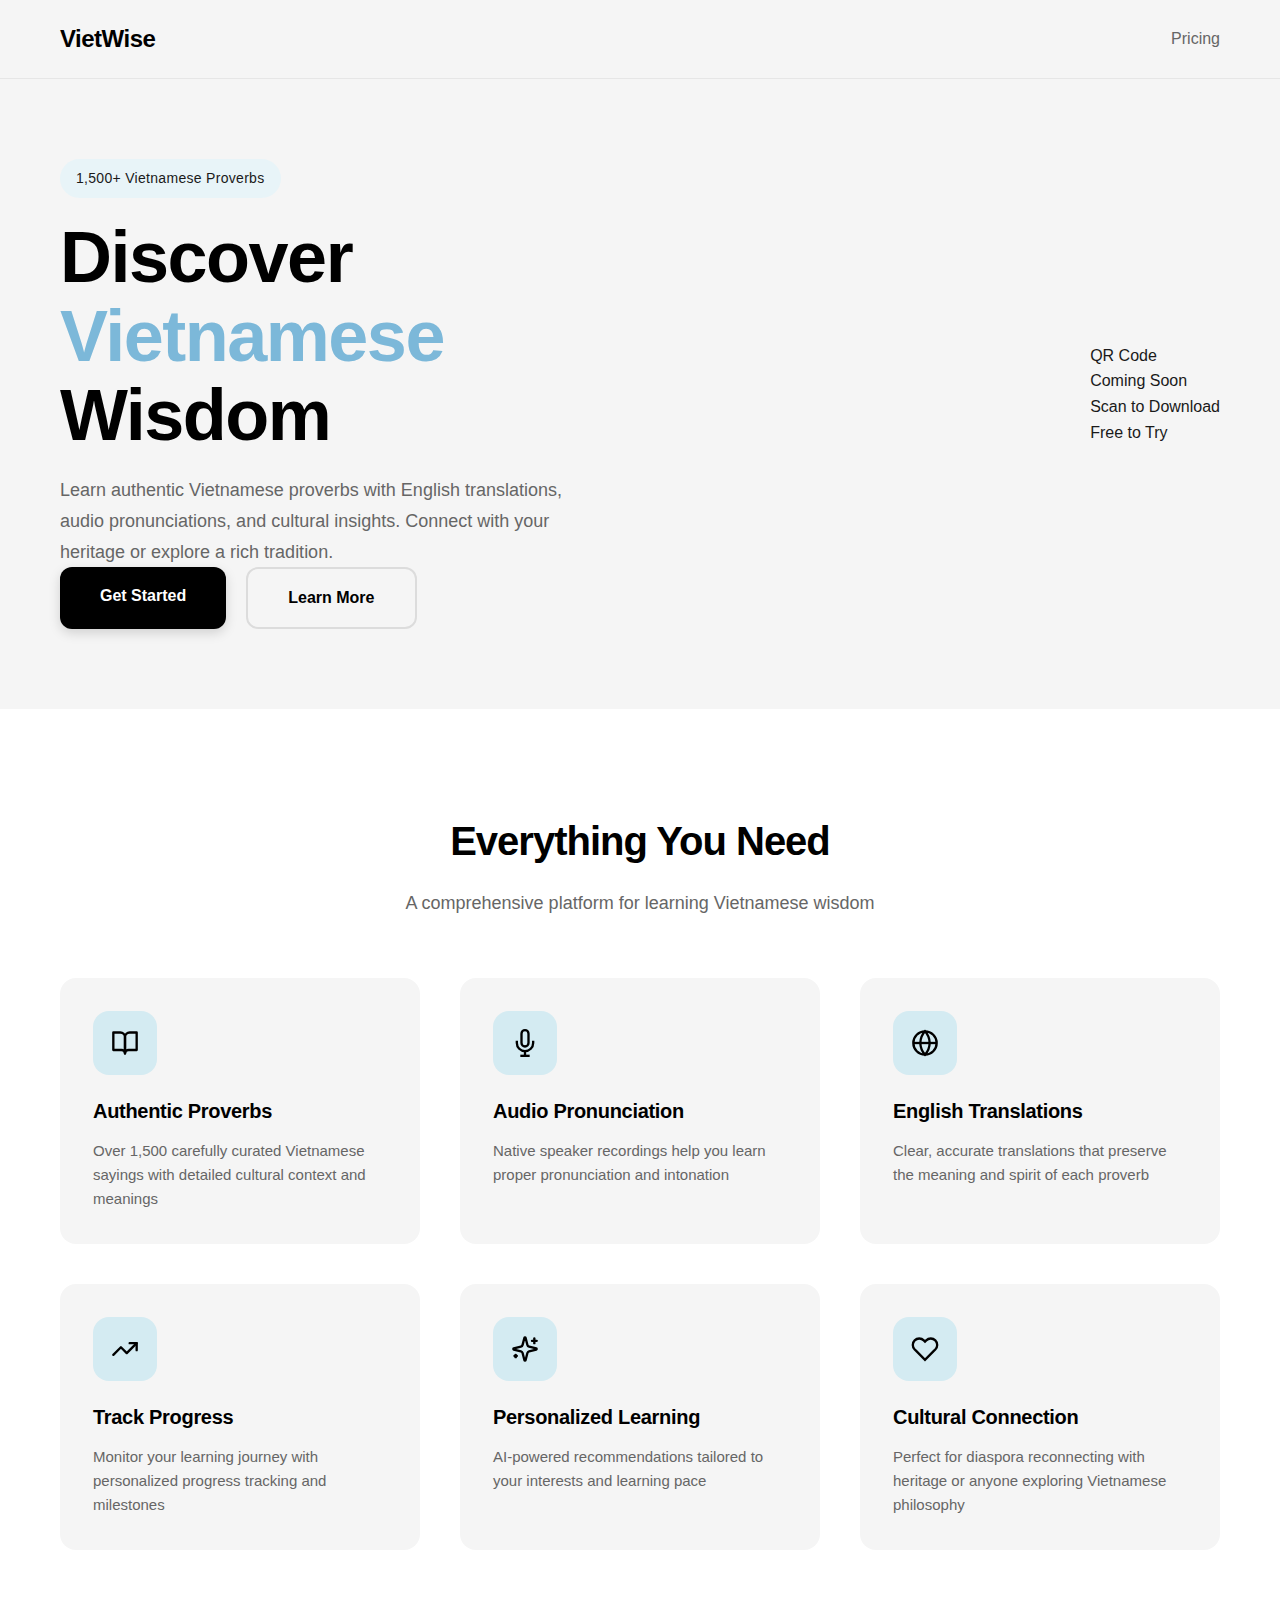
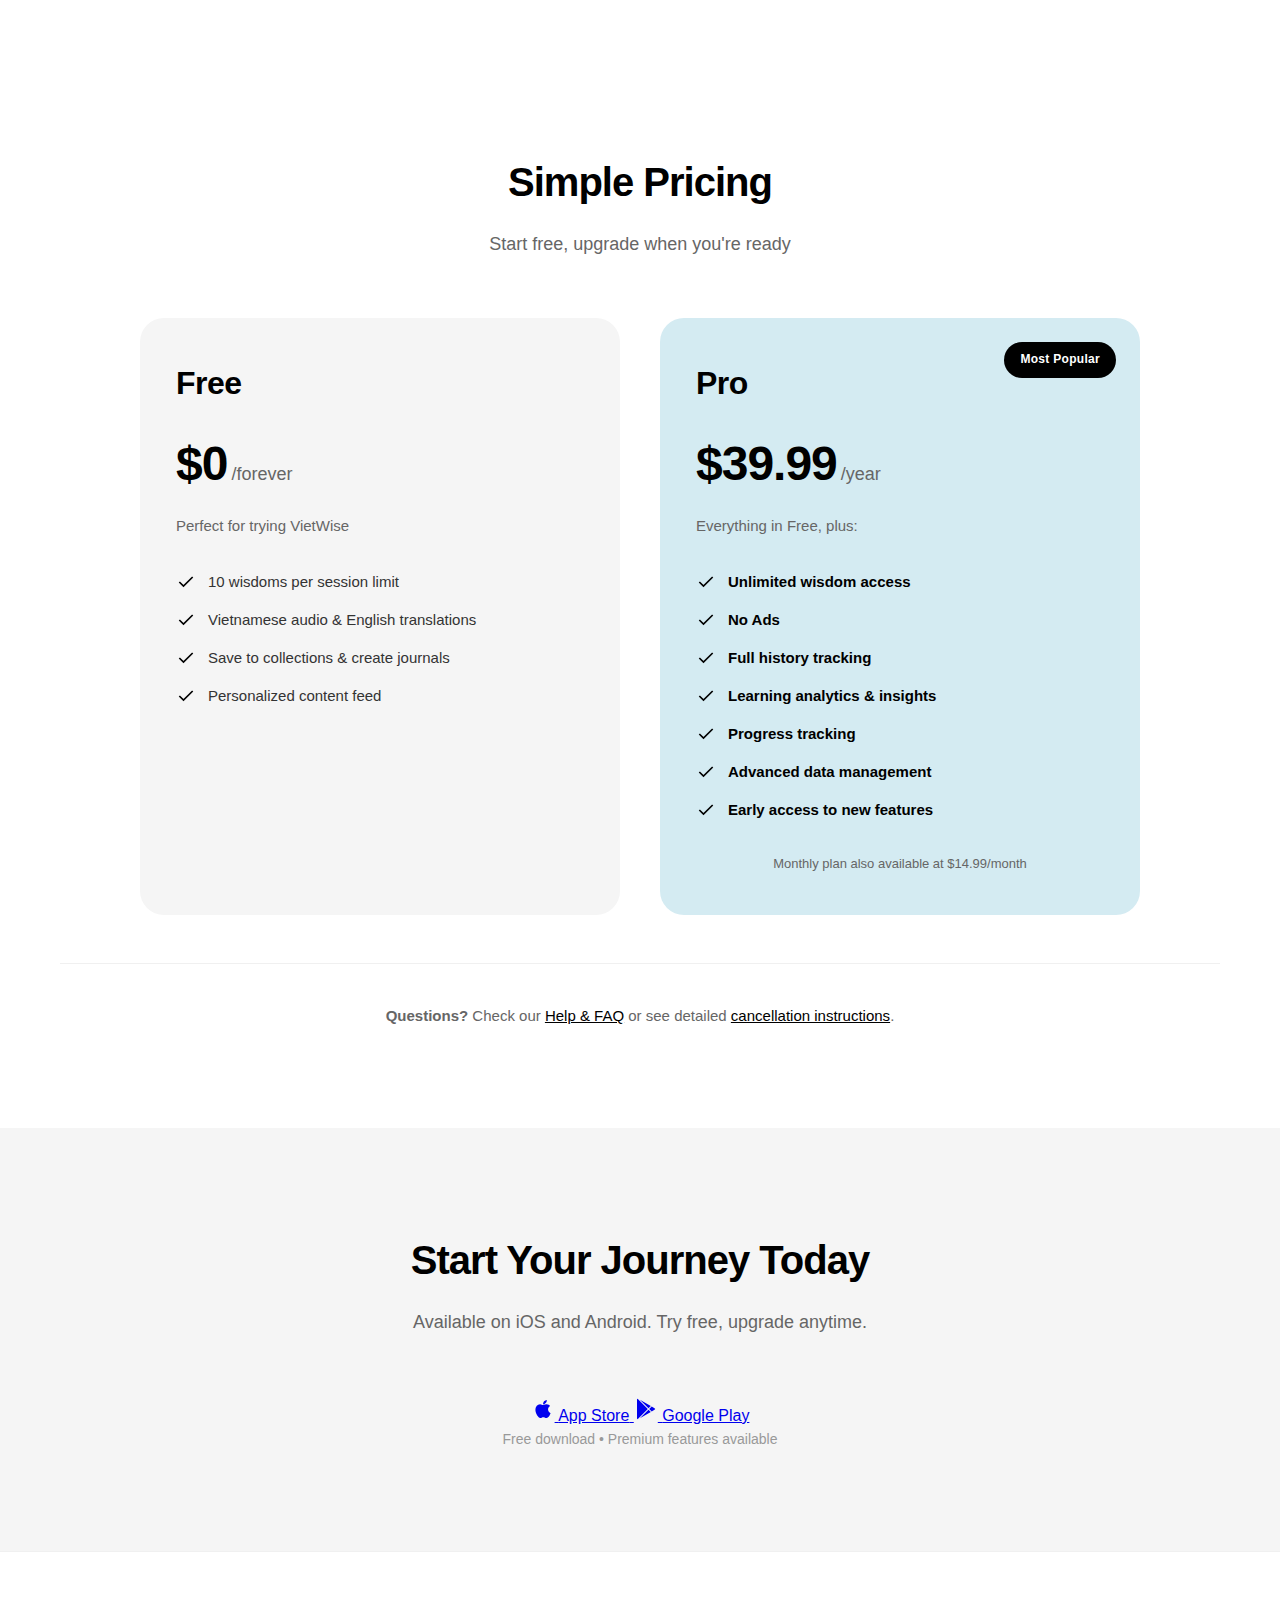
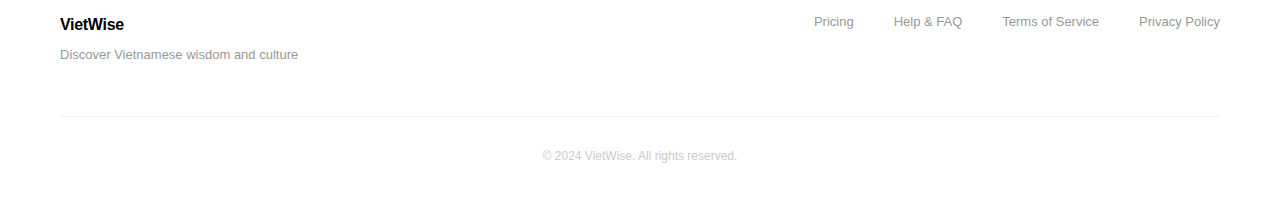
<file: index.html>
<!DOCTYPE html>
<html lang="en">
<head>
    <meta charset="UTF-8">
    <meta name="viewport" content="width=device-width, initial-scale=1.0">
    <title>VietWise - Discover Vietnamese Wisdom</title>
    <link rel="stylesheet" href="styles.css">
</head>
<body>
    <!-- Navigation -->
    <nav class="nav">
        <div class="nav-container">
            <a href="index.html" class="logo">VietWise</a>
            <a href="pricing.html" class="nav-link">Pricing</a>
        </div>
    </nav>

    <!-- Hero Section -->
    <section class="hero">
        <div class="container">
            <div class="hero-content">
                <div class="hero-text">
                    <p class="hero-subtitle">1,500+ Vietnamese Proverbs</p>
                    <h1 class="hero-title">
                        Discover<br>
                        <span class="highlight">Vietnamese</span><br>
                        Wisdom
                    </h1>
                    <p class="hero-description">
                        Learn authentic Vietnamese proverbs with English translations, audio pronunciations, and cultural insights. Connect with your heritage or explore a rich tradition.
                    </p>
                    <div class="hero-buttons">
                        <a href="#download" class="btn btn-primary">Get Started</a>
                        <a href="#features" class="btn btn-secondary">Learn More</a>
                    </div>
                </div>
                <div class="hero-image">
                    <div class="phone-mockup">
                        <div class="qr-placeholder">
                            <div class="qr-box">
                                <p>QR Code<br/>Coming Soon</p>
                            </div>
                            <p class="scan-text">Scan to Download</p>
                        </div>
                        <div class="badge">Free to Try</div>
                    </div>
                </div>
            </div>
        </div>
    </section>

    <!-- Features Section -->
    <section id="features" class="features">
        <div class="container">
            <h2 class="section-title">Everything You Need</h2>
            <p class="section-subtitle">A comprehensive platform for learning Vietnamese wisdom</p>

            <div class="features-grid">
                <div class="feature-card">
                    <div class="feature-icon">
                        <svg width="28" height="28" viewBox="0 0 24 24" fill="none" stroke="currentColor" stroke-width="2" stroke-linecap="round" stroke-linejoin="round">
                            <path d="M2 3h6a4 4 0 0 1 4 4v14a3 3 0 0 0-3-3H2z"></path>
                            <path d="M22 3h-6a4 4 0 0 0-4 4v14a3 3 0 0 1 3-3h7z"></path>
                        </svg>
                    </div>
                    <h3>Authentic Proverbs</h3>
                    <p>Over 1,500 carefully curated Vietnamese sayings with detailed cultural context and meanings</p>
                </div>

                <div class="feature-card">
                    <div class="feature-icon">
                        <svg width="24" height="24" viewBox="0 0 24 24" fill="none" stroke="currentColor" stroke-width="2">
                            <path d="M12 1a3 3 0 0 0-3 3v8a3 3 0 0 0 6 0V4a3 3 0 0 0-3-3z"></path>
                            <path d="M19 10v2a7 7 0 0 1-14 0v-2"></path>
                            <line x1="12" y1="19" x2="12" y2="23"></line>
                            <line x1="8" y1="23" x2="16" y2="23"></line>
                        </svg>
                    </div>
                    <h3>Audio Pronunciation</h3>
                    <p>Native speaker recordings help you learn proper pronunciation and intonation</p>
                </div>

                <div class="feature-card">
                    <div class="feature-icon">
                        <svg width="24" height="24" viewBox="0 0 24 24" fill="none" stroke="currentColor" stroke-width="2">
                            <circle cx="12" cy="12" r="10"></circle>
                            <line x1="2" y1="12" x2="22" y2="12"></line>
                            <path d="M12 2a15.3 15.3 0 0 1 4 10 15.3 15.3 0 0 1-4 10 15.3 15.3 0 0 1-4-10 15.3 15.3 0 0 1 4-10z"></path>
                        </svg>
                    </div>
                    <h3>English Translations</h3>
                    <p>Clear, accurate translations that preserve the meaning and spirit of each proverb</p>
                </div>

                <div class="feature-card">
                    <div class="feature-icon">
                        <svg width="28" height="28" viewBox="0 0 24 24" fill="none" stroke="currentColor" stroke-width="2" stroke-linecap="round" stroke-linejoin="round">
                            <polyline points="22 7 13.5 15.5 8.5 10.5 2 17"></polyline>
                            <polyline points="16 7 22 7 22 13"></polyline>
                        </svg>
                    </div>
                    <h3>Track Progress</h3>
                    <p>Monitor your learning journey with personalized progress tracking and milestones</p>
                </div>

                <div class="feature-card">
                    <div class="feature-icon">
                        <svg width="28" height="28" viewBox="0 0 24 24" fill="none" stroke="currentColor" stroke-width="2" stroke-linecap="round" stroke-linejoin="round">
                            <path d="M9.937 15.5A2 2 0 0 0 8.5 14.063l-6.135-1.582a.5.5 0 0 1 0-.962L8.5 9.936A2 2 0 0 0 9.937 8.5l1.582-6.135a.5.5 0 0 1 .963 0L14.063 8.5A2 2 0 0 0 15.5 9.937l6.135 1.581a.5.5 0 0 1 0 .964L15.5 14.063a2 2 0 0 0-1.437 1.437l-1.582 6.135a.5.5 0 0 1-.963 0z"/>
                            <path d="M20 3v4"/>
                            <path d="M22 5h-4"/>
                            <path d="M4 17v2"/>
                            <path d="M5 18H3"/>
                        </svg>
                    </div>
                    <h3>Personalized Learning</h3>
                    <p>AI-powered recommendations tailored to your interests and learning pace</p>
                </div>

                <div class="feature-card">
                    <div class="feature-icon">
                        <svg width="24" height="24" viewBox="0 0 24 24" fill="none" stroke="currentColor" stroke-width="2">
                            <path d="M20.84 4.61a5.5 5.5 0 0 0-7.78 0L12 5.67l-1.06-1.06a5.5 5.5 0 0 0-7.78 7.78l1.06 1.06L12 21.23l7.78-7.78 1.06-1.06a5.5 5.5 0 0 0 0-7.78z"></path>
                        </svg>
                    </div>
                    <h3>Cultural Connection</h3>
                    <p>Perfect for diaspora reconnecting with heritage or anyone exploring Vietnamese philosophy</p>
                </div>
            </div>
        </div>
    </section>

    <!-- Pricing Section -->
    <section id="pricing" class="pricing">
        <div class="container">
            <h2 class="section-title">Simple Pricing</h2>
            <p class="section-subtitle">Start free, upgrade when you're ready</p>

            <div class="pricing-grid">
                <!-- Free Plan -->
                <div class="pricing-card">
                    <div class="pricing-header">
                        <h3>Free</h3>
                        <div class="pricing-price">
                            <span class="price-amount">$0</span>
                            <span class="price-period">/forever</span>
                        </div>
                        <p class="pricing-description">Perfect for trying VietWise</p>
                    </div>

                    <div class="pricing-features">
                        <div class="pricing-feature">
                            <svg width="20" height="20" viewBox="0 0 24 24" fill="none" stroke="currentColor" stroke-width="2">
                                <polyline points="20 6 9 17 4 12"></polyline>
                            </svg>
                            <span>10 wisdoms per session limit</span>
                        </div>
                        <div class="pricing-feature">
                            <svg width="20" height="20" viewBox="0 0 24 24" fill="none" stroke="currentColor" stroke-width="2">
                                <polyline points="20 6 9 17 4 12"></polyline>
                            </svg>
                            <span>Vietnamese audio & English translations</span>
                        </div>
                        <div class="pricing-feature">
                            <svg width="20" height="20" viewBox="0 0 24 24" fill="none" stroke="currentColor" stroke-width="2">
                                <polyline points="20 6 9 17 4 12"></polyline>
                            </svg>
                            <span>Save to collections & create journals</span>
                        </div>
                        <div class="pricing-feature">
                            <svg width="20" height="20" viewBox="0 0 24 24" fill="none" stroke="currentColor" stroke-width="2">
                                <polyline points="20 6 9 17 4 12"></polyline>
                            </svg>
                            <span>Personalized content feed</span>
                        </div>
                    </div>
                </div>

                <!-- Pro Plan -->
                <div class="pricing-card pricing-card-featured">
                    <div class="pricing-badge">Most Popular</div>
                    <div class="pricing-header">
                        <h3>Pro</h3>
                        <div class="pricing-price">
                            <span class="price-amount">$39.99</span>
                            <span class="price-period">/year</span>
                        </div>
                        <p class="pricing-description">Everything in Free, plus:</p>
                    </div>

                    <div class="pricing-features">
                        <div class="pricing-feature pricing-feature-highlight">
                            <svg width="20" height="20" viewBox="0 0 24 24" fill="none" stroke="currentColor" stroke-width="2">
                                <polyline points="20 6 9 17 4 12"></polyline>
                            </svg>
                            <span><strong>Unlimited wisdom access</strong></span>
                        </div>
                        <div class="pricing-feature pricing-feature-highlight">
                            <svg width="20" height="20" viewBox="0 0 24 24" fill="none" stroke="currentColor" stroke-width="2">
                                <polyline points="20 6 9 17 4 12"></polyline>
                            </svg>
                            <span><strong>No Ads</strong></span>
                        </div>
                        <div class="pricing-feature pricing-feature-highlight">
                            <svg width="20" height="20" viewBox="0 0 24 24" fill="none" stroke="currentColor" stroke-width="2">
                                <polyline points="20 6 9 17 4 12"></polyline>
                            </svg>
                            <span><strong>Full history tracking</strong></span>
                        </div>
                        <div class="pricing-feature pricing-feature-highlight">
                            <svg width="20" height="20" viewBox="0 0 24 24" fill="none" stroke="currentColor" stroke-width="2">
                                <polyline points="20 6 9 17 4 12"></polyline>
                            </svg>
                            <span><strong>Learning analytics & insights</strong></span>
                        </div>
                        <div class="pricing-feature pricing-feature-highlight">
                            <svg width="20" height="20" viewBox="0 0 24 24" fill="none" stroke="currentColor" stroke-width="2">
                                <polyline points="20 6 9 17 4 12"></polyline>
                            </svg>
                            <span><strong>Progress tracking</strong></span>
                        </div>
                        <div class="pricing-feature pricing-feature-highlight">
                            <svg width="20" height="20" viewBox="0 0 24 24" fill="none" stroke="currentColor" stroke-width="2">
                                <polyline points="20 6 9 17 4 12"></polyline>
                            </svg>
                            <span><strong>Advanced data management</strong></span>
                        </div>
                        <div class="pricing-feature pricing-feature-highlight">
                            <svg width="20" height="20" viewBox="0 0 24 24" fill="none" stroke="currentColor" stroke-width="2">
                                <polyline points="20 6 9 17 4 12"></polyline>
                            </svg>
                            <span><strong>Early access to new features</strong></span>
                        </div>
                    </div>

                    <p class="pricing-note">Monthly plan also available at $14.99/month</p>
                </div>
            </div>

            <div class="pricing-faq">
                <p><strong>Questions?</strong> Check our <a href="help.html">Help & FAQ</a> or see detailed <a href="help.html#pricing">cancellation instructions</a>.</p>
            </div>
        </div>
    </section>

    <!-- Download Section -->
    <section id="download" class="download">
        <div class="container">
            <h2 class="section-title">Start Your Journey Today</h2>
            <p class="section-subtitle">Available on iOS and Android. Try free, upgrade anytime.</p>

            <div class="download-buttons">
                <a href="#" class="store-button app-store">
                    <svg width="24" height="24" viewBox="0 0 24 24" fill="currentColor">
                        <path d="M17.05 20.28c-.98.95-2.05.8-3.08.35-1.09-.46-2.09-.48-3.24 0-1.44.62-2.2.44-3.06-.35C2.79 15.25 3.51 7.59 9.05 7.31c1.35.07 2.29.74 3.08.8 1.18-.24 2.31-.93 3.57-.84 1.51.12 2.65.72 3.4 1.8-3.12 1.87-2.38 5.98.48 7.13-.57 1.5-1.31 2.99-2.54 4.09l.01-.01zM12.03 7.25c-.15-2.23 1.66-4.07 3.74-4.25.29 2.58-2.34 4.5-3.74 4.25z"/>
                    </svg>
                    <span class="store-name">App Store</span>
                </a>
                <a href="#" class="store-button google-play">
                    <svg width="24" height="24" viewBox="0 0 24 24" fill="currentColor">
                        <path d="M3.609 1.814L13.792 12 3.61 22.186a.996.996 0 0 1-.61-.92V2.734a1 1 0 0 1 .609-.92zm10.89 10.893l2.302 2.302-10.937 6.333 8.635-8.635zm3.199-3.198l2.807 1.626a1 1 0 0 1 0 1.73l-2.808 1.626L15.206 12l2.492-2.491zM5.864 2.658L16.802 8.99l-2.303 2.303-8.635-8.635z"/>
                    </svg>
                    <span class="store-name">Google Play</span>
                </a>
            </div>

            <p class="download-note">Free download • Premium features available</p>
        </div>
    </section>

    <!-- Footer -->
    <footer class="footer">
        <div class="container">
            <div class="footer-content">
                <div class="footer-left">
                    <h4>VietWise</h4>
                    <p>Discover Vietnamese wisdom and culture</p>
                </div>
                <div class="footer-right">
                    <a href="pricing.html">Pricing</a>
                    <a href="help.html">Help & FAQ</a>
                    <a href="terms.html">Terms of Service</a>
                    <a href="privacy.html">Privacy Policy</a>
                </div>
            </div>
            <div class="footer-bottom">
                <p>© 2024 VietWise. All rights reserved.</p>
            </div>
        </div>
    </footer>
</body>
</html>
</file>
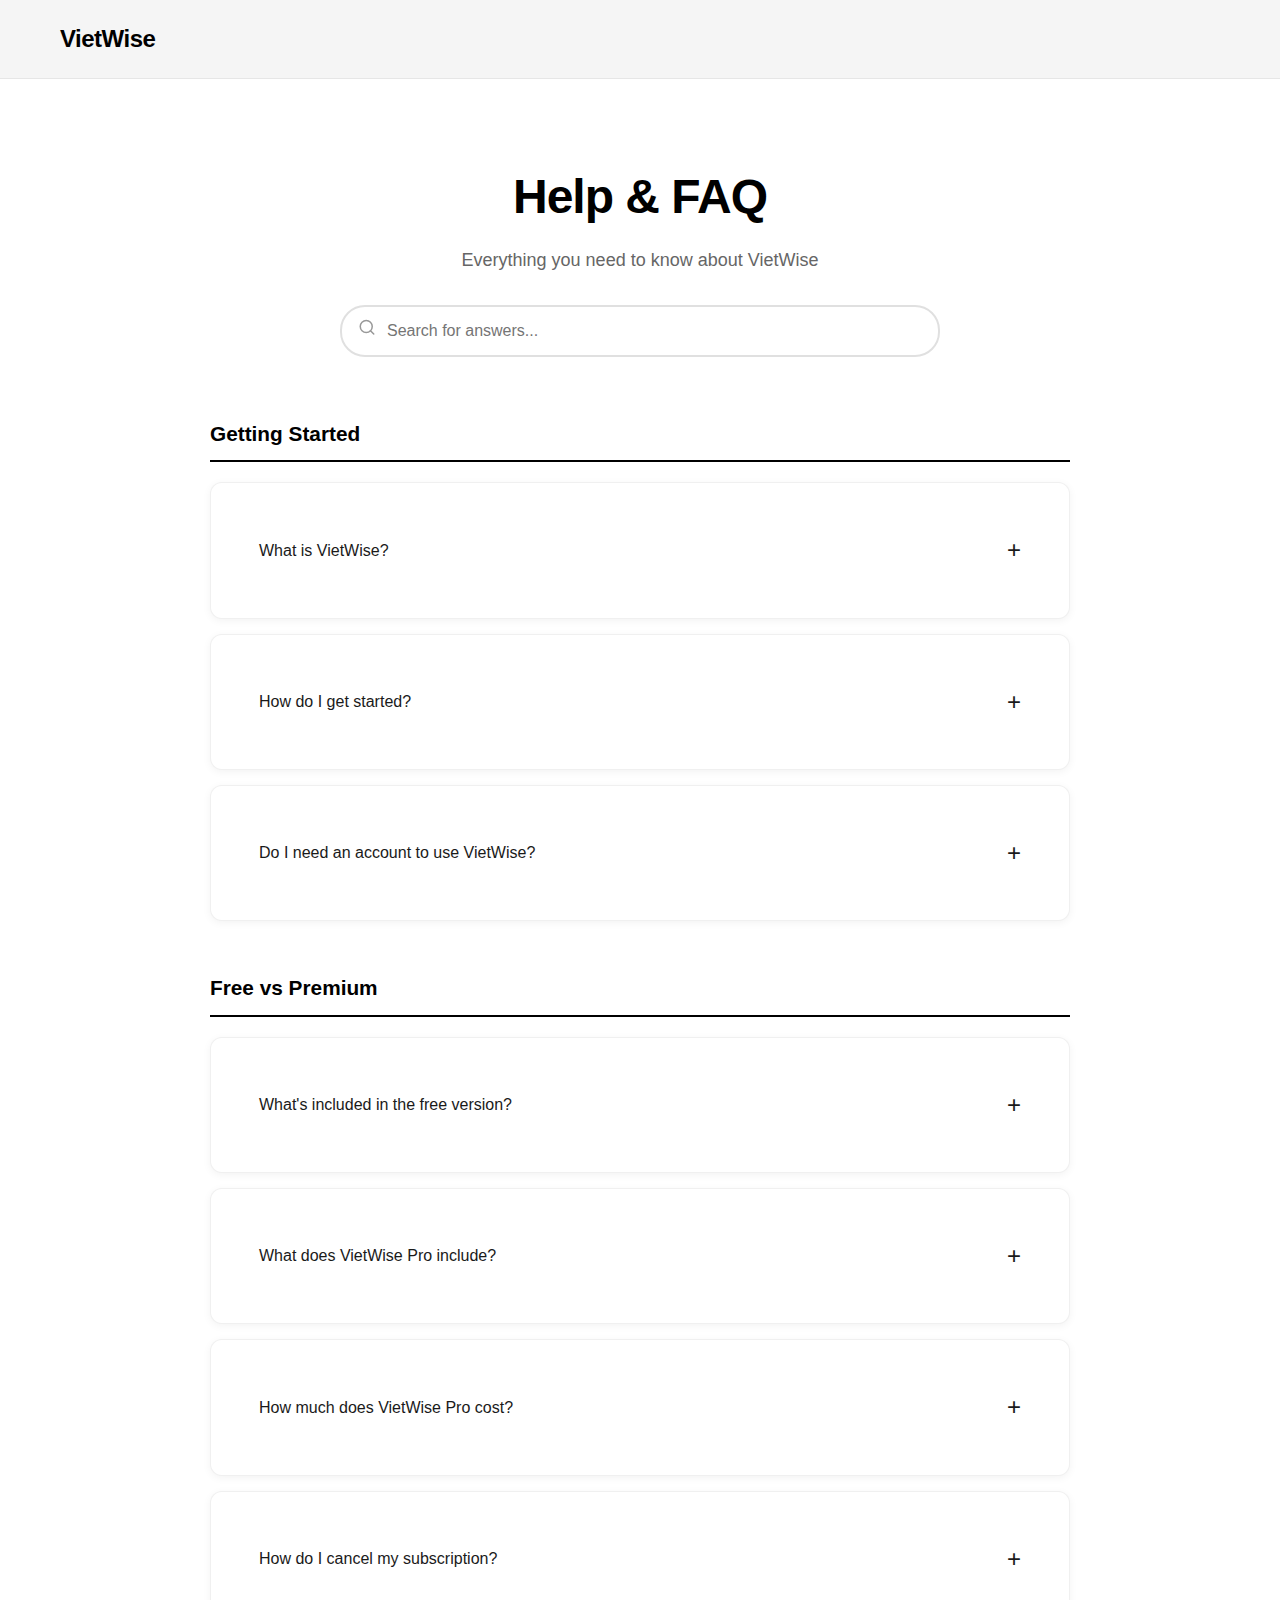
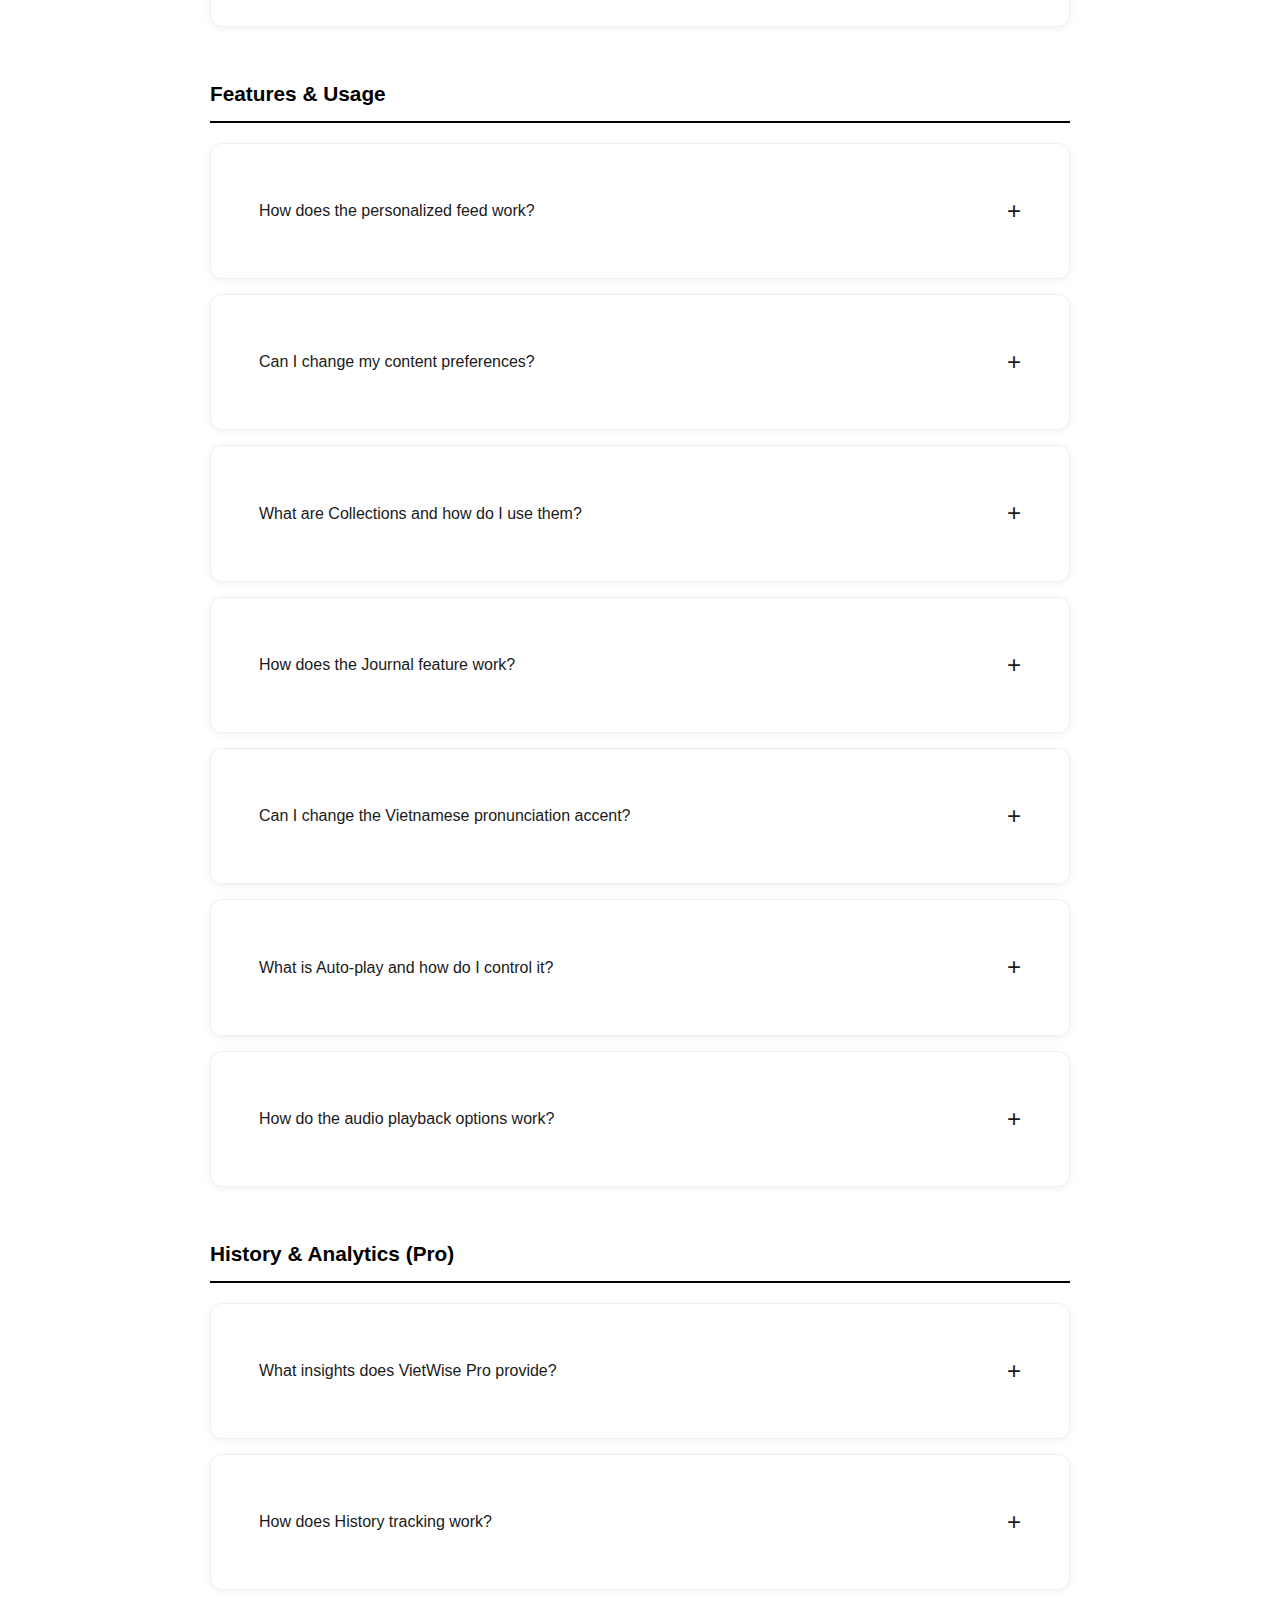
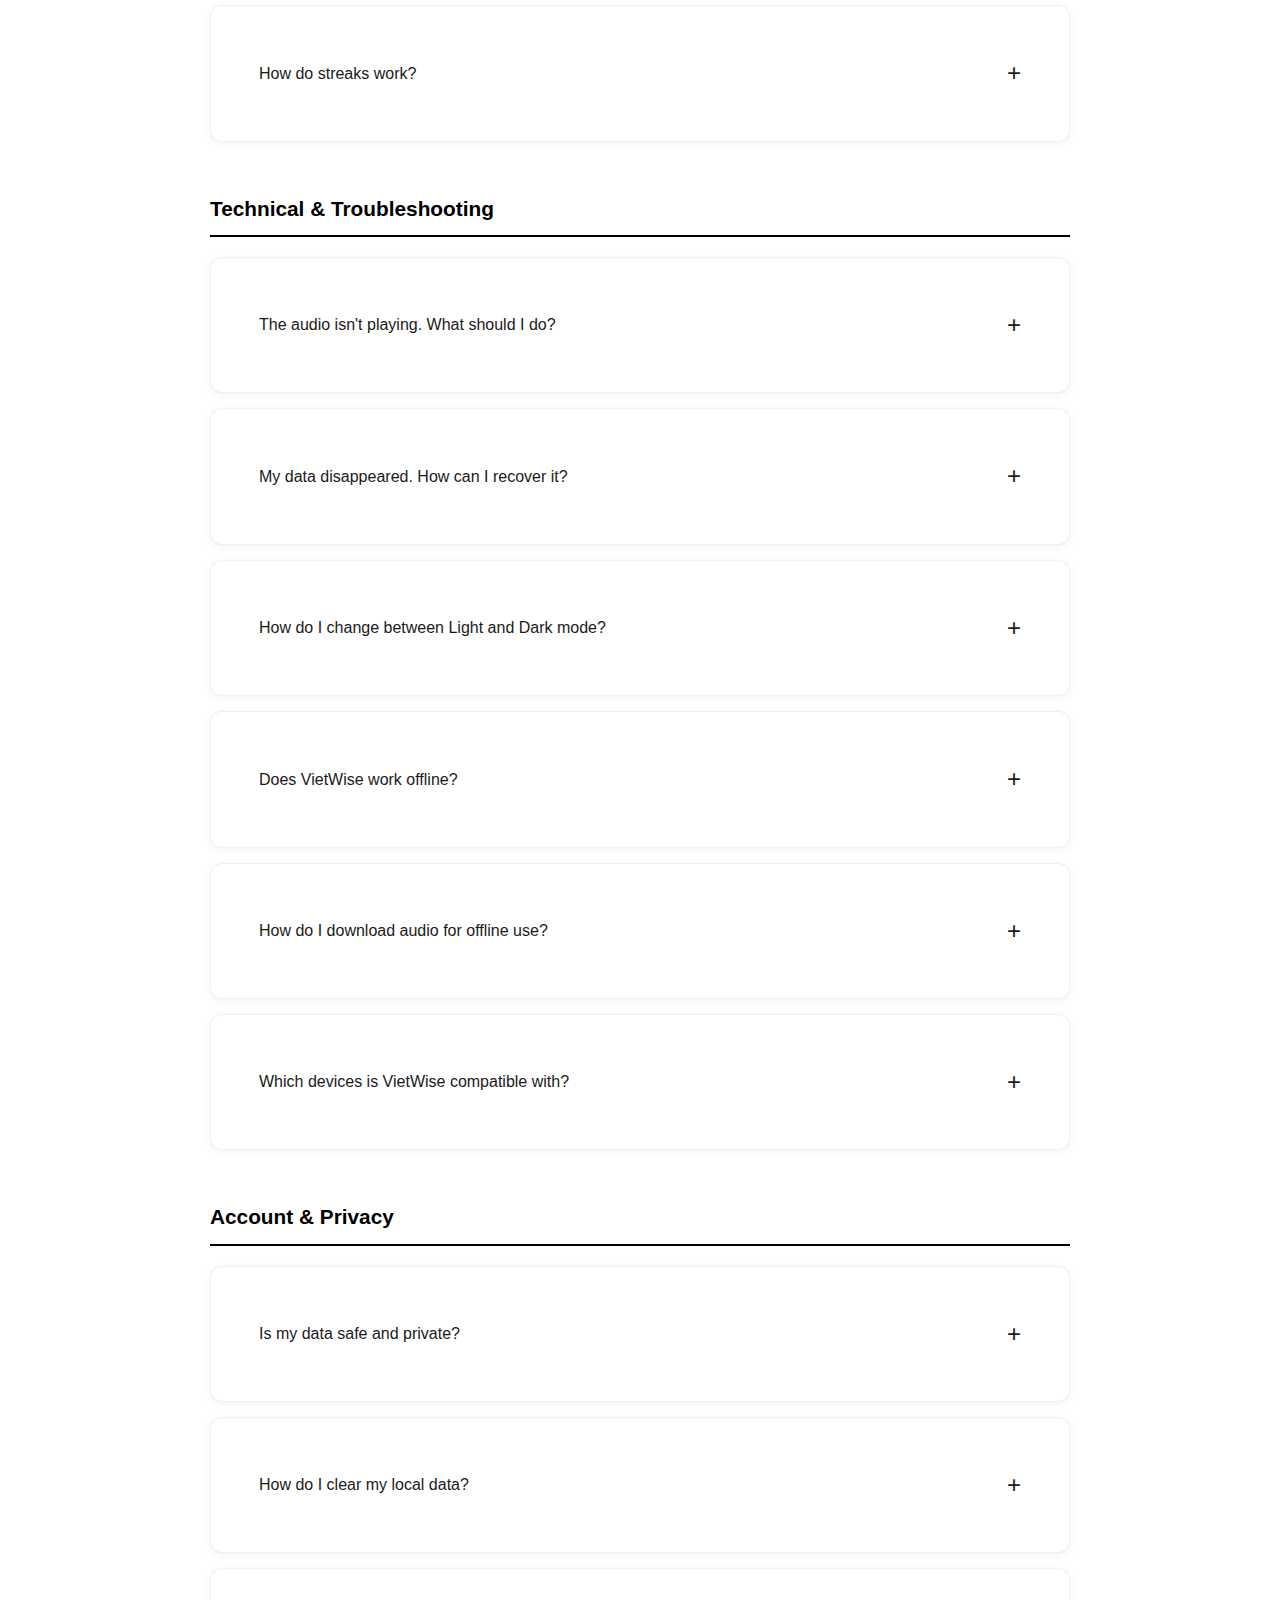
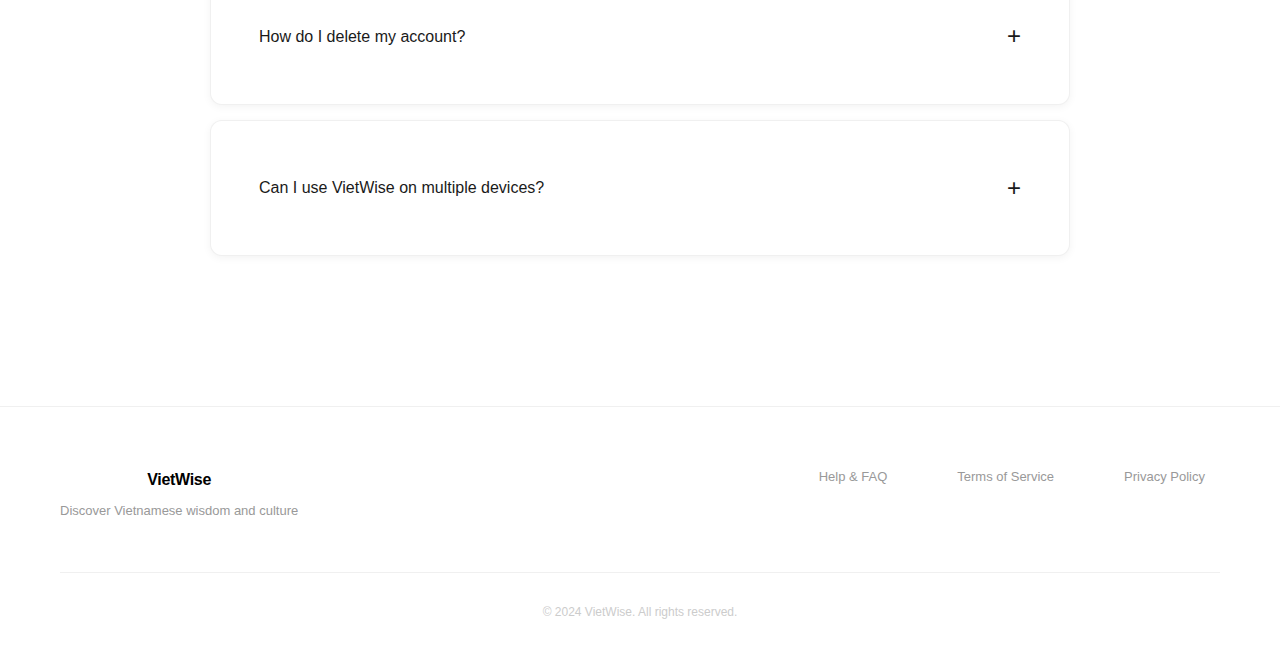
<file: help.html>
<!DOCTYPE html>
<html lang="en">
<head>
    <meta charset="UTF-8">
    <meta name="viewport" content="width=device-width, initial-scale=1.0">
    <title>Help & FAQ - VietWise</title>
    <link rel="stylesheet" href="styles.css">
    <style>
        * {
            margin: 0;
            padding: 0;
            box-sizing: border-box;
        }

        body {
            background-color: #fff;
        }

        .help-container {
            max-width: 900px;
            margin: 0 auto;
            padding: 40px 20px;
        }

        header {
            text-align: center;
            margin-bottom: 60px;
        }

        h1 {
            font-size: 2.5em;
            margin-bottom: 10px;
            color: #000;
        }

        .subtitle {
            font-size: 1.1em;
            color: #666;
        }

        .search-box {
            max-width: 600px;
            margin: 30px auto;
            position: relative;
        }

        .search-box input {
            width: 100%;
            padding: 15px 80px 15px 45px;
            border: 2px solid #E0E0E0;
            border-radius: 25px;
            font-size: 1em;
            background-color: #FFF;
        }

        .search-box input:focus {
            outline: none;
            border-color: #000;
        }

        .search-icon {
            position: absolute;
            left: 18px;
            top: 50%;
            transform: translateY(-50%);
            color: #999;
            pointer-events: none;
        }

        .search-icon svg {
            width: 18px;
            height: 18px;
        }

        .clear-search {
            position: absolute;
            right: 18px;
            top: 50%;
            transform: translateY(-50%);
            background: #e0e0e0;
            border: none;
            border-radius: 50%;
            width: 24px;
            height: 24px;
            display: none;
            align-items: center;
            justify-content: center;
            cursor: pointer;
            color: #666;
            transition: all 0.2s ease;
        }

        .clear-search:hover {
            background: #ccc;
            color: #000;
        }

        .clear-search svg {
            width: 12px;
            height: 12px;
        }

        .category {
            margin-bottom: 50px;
        }

        .category h2 {
            font-size: 1.3em;
            margin-bottom: 20px;
            color: #000;
            padding-bottom: 10px;
            border-bottom: 2px solid #000;
            font-weight: 600;
        }

        .faq-item {
            background: #FFF;
            border-radius: 12px;
            margin-bottom: 15px;
            overflow: hidden;
            box-shadow: 0 2px 8px rgba(0,0,0,0.05);
        }

        .faq-question {
            padding: 20px;
            cursor: pointer;
            font-weight: 500;
            font-size: 1em;
            display: flex;
            justify-content: space-between;
            align-items: center;
            transition: background-color 0.2s;
        }

        .faq-question:hover {
            background-color: #F5F5F5;
        }

        .faq-question::after {
            content: '+';
            font-size: 1.5em;
            font-weight: 300;
            transition: transform 0.3s;
        }

        .faq-question.active::after {
            transform: rotate(45deg);
        }

        .faq-answer {
            max-height: 0;
            overflow: hidden;
            transition: max-height 0.3s ease;
        }

        .faq-answer-content {
            padding: 20px 20px 20px 20px;
            color: #666;
        }

        .faq-answer-content p {
            margin-bottom: 10px;
        }

        .faq-answer-content ul {
            margin-left: 20px;
            margin-top: 10px;
        }

        .faq-answer-content li {
            margin-bottom: 8px;
        }

        .faq-answer-content strong {
            color: #000;
        }

        .contact-section {
            background: #000;
            color: #FFF;
            padding: 40px;
            border-radius: 12px;
            text-align: center;
            margin-top: 60px;
        }

        .contact-section h2 {
            font-size: 1.8em;
            margin-bottom: 10px;
        }

        .contact-section p {
            margin-bottom: 20px;
            color: #CCC;
        }

        .contact-section a {
            color: #FFF;
            text-decoration: underline;
        }

        footer {
            text-align: center;
            margin-top: 60px;
            padding-top: 30px;
            border-top: 1px solid #E0E0E0;
            color: #666;
        }

        footer a {
            color: #000;
            text-decoration: none;
            margin: 0 15px;
        }

        footer a:hover {
            text-decoration: underline;
        }

        @media (max-width: 768px) {
            h1 {
                font-size: 2em;
            }

            .category h2 {
                font-size: 1.5em;
            }

            .container {
                padding: 30px 15px;
            }

            .contact-section {
                padding: 30px 20px;
            }
        }
    </style>
</head>
<body>
    <!-- Navigation -->
    <nav class="nav">
        <div class="nav-container">
            <a href="index.html" class="logo" style="text-decoration: none;">VietWise</a>
        </div>
    </nav>

    <div class="help-container">
        <header style="text-align: center; margin-bottom: 60px; margin-top: 40px;">
            <h1 style="font-size: 48px; font-weight: 700; margin-bottom: 10px; color: #000; letter-spacing: -1px;">Help & FAQ</h1>
            <p class="subtitle" style="font-size: 18px; color: #666;">Everything you need to know about VietWise</p>

            <div class="search-box">
                <span class="search-icon">
                    <svg viewBox="0 0 24 24" fill="none" stroke="currentColor" stroke-width="2" stroke-linecap="round" stroke-linejoin="round">
                        <circle cx="11" cy="11" r="8"></circle>
                        <path d="m21 21-4.35-4.35"></path>
                    </svg>
                </span>
                <input type="text" id="searchInput" placeholder="Search for answers...">
                <button class="clear-search" id="clearSearch" aria-label="Clear search">
                    <svg viewBox="0 0 24 24" fill="none" stroke="currentColor" stroke-width="2" stroke-linecap="round" stroke-linejoin="round">
                        <line x1="18" y1="6" x2="6" y2="18"></line>
                        <line x1="6" y1="6" x2="18" y2="18"></line>
                    </svg>
                </button>
            </div>
        </header>

        <!-- Getting Started -->
        <div class="category">
            <h2>Getting Started</h2>

            <div class="faq-item">
                <div class="faq-question">What is VietWise?</div>
                <div class="faq-answer">
                    <div class="faq-answer-content">
                        <p>VietWise is a mobile app that brings Vietnamese wisdom, proverbs, and sayings to your fingertips. Each wisdom entry includes:</p>
                        <ul>
                            <li>Original Vietnamese text</li>
                            <li>English translation</li>
                            <li>Cultural meaning and context</li>
                            <li>Audio pronunciation in Vietnamese</li>
                            <li>Category tags for easy exploration</li>
                        </ul>
                        <p>Our mission is to help you connect with Vietnamese culture, whether you're learning the language, seeking daily inspiration, or rediscovering your roots.</p>
                    </div>
                </div>
            </div>

            <div class="faq-item">
                <div class="faq-question">How do I get started?</div>
                <div class="faq-answer">
                    <div class="faq-answer-content">
                        <p><strong>Step 1:</strong> Download VietWise from the App Store</p>
                        <p><strong>Step 2:</strong> Open the app and complete the quick onboarding (select your motivations for using VietWise)</p>
                        <p><strong>Step 3:</strong> Start exploring! Swipe through wisdoms on the home screen</p>
                        <p><strong>Step 4:</strong> Tap the play button (or slow play button) to hear Vietnamese pronunciation with professional native speakers</p>
                        <p><strong>Step 5:</strong> Like, save to collections, or journal your thoughts about wisdoms that resonate with you</p>
                    </div>
                </div>
            </div>

            <div class="faq-item">
                <div class="faq-question">Do I need an account to use VietWise?</div>
                <div class="faq-answer">
                    <div class="faq-answer-content">
                        <p>No, you can use VietWise without an account. All your data (likes, collections, journal entries) is stored locally on your device.</p>
                        <p>However, creating an account allows you to:</p>
                        <ul>
                            <li>Sync your data across multiple devices</li>
                            <li>Back up your collections and journal entries</li>
                            <li>Access your data if you switch phones</li>
                        </ul>
                    </div>
                </div>
            </div>
        </div>

        <!-- Free vs Premium -->
        <div class="category">
            <h2>Free vs Premium</h2>

            <div class="faq-item">
                <div class="faq-question">What's included in the free version?</div>
                <div class="faq-answer">
                    <div class="faq-answer-content">
                        <p>The free version of VietWise includes:</p>
                        <ul>
                            <li>Access to 10 wisdom entries per session</li>
                            <li>Audio pronunciation for all wisdoms</li>
                            <li>Ability to like and save wisdoms</li>
                            <li>Create and organize collections</li>
                            <li>Journal your thoughts and reflections</li>
                            <li>Personalized wisdom feed based on your interests</li>
                        </ul>
                    </div>
                </div>
            </div>

            <div class="faq-item">
                <div class="faq-question">What does VietWise Pro include?</div>
                <div class="faq-answer">
                    <div class="faq-answer-content">
                        <p>VietWise Pro unlocks the full experience:</p>
                        <ul>
                            <li><strong>Unlimited wisdom access</strong> - No session limits</li>
                            <li><strong>Full history tracking</strong> - See all wisdoms you've viewed</li>
                            <li><strong>Complete analytics & insights</strong> - Track your learning patterns, most active times, and engagement duration</li>
                            <li><strong>Advanced data management</strong> - Clear Streak and Clear All Data features for complete control</li>
                            <li><strong>No ads</strong> - Uninterrupted wisdom experience</li>
                            <li><strong>Early access</strong> - Be the first to try new features</li>
                        </ul>
                        <p>Pro users are more likely to turn reflection into real change.</p>
                    </div>
                </div>
            </div>

            <div class="faq-item">
                <div class="faq-question">How much does VietWise Pro cost?</div>
                <div class="faq-answer">
                    <div class="faq-answer-content">
                        <p>VietWise Pro is available with two subscription options:</p>
                        <ul>
                            <li><strong>Monthly:</strong> $14.99/month</li>
                            <li><strong>Yearly:</strong> $39.99/year (Best Value - save over 75%!)</li>
                        </ul>
                        <p>All subscriptions are managed through the App Store and can be cancelled anytime.</p>
                    </div>
                </div>
            </div>

            <div class="faq-item">
                <div class="faq-question">How do I cancel my subscription?</div>
                <div class="faq-answer">
                    <div class="faq-answer-content">
                        <p>Yes! You can cancel your VietWise Pro subscription at any time. We believe in transparency and want to make cancellation as easy as subscribing.</p>

                        <p><strong>For iPhone/iPad users (App Store):</strong></p>
                        <ol>
                            <li>Open the <strong>Settings</strong> app on your device</li>
                            <li>Tap your name at the top to access your Apple ID</li>
                            <li>Tap <strong>Subscriptions</strong></li>
                            <li>Find and tap <strong>VietWise</strong> from your list of subscriptions</li>
                            <li>Tap <strong>Cancel Subscription</strong></li>
                            <li>Confirm by tapping <strong>Confirm</strong></li>
                        </ol>

                        <p><strong>For Android users (Google Play):</strong></p>
                        <ol>
                            <li>Open the <strong>Google Play Store</strong> app</li>
                            <li>Tap your profile icon in the top right</li>
                            <li>Tap <strong>Payments & subscriptions</strong> > <strong>Subscriptions</strong></li>
                            <li>Find and tap <strong>VietWise</strong></li>
                            <li>Tap <strong>Cancel subscription</strong></li>
                            <li>Follow the on-screen instructions to confirm</li>
                        </ol>

                        <p><strong>What happens after I cancel?</strong></p>
                        <ul>
                            <li>You'll continue to have full Pro access until the end of your current billing period</li>
                            <li>No charges will be made after your current period ends</li>
                            <li>Your data and progress are preserved - you can resubscribe anytime</li>
                            <li>After your subscription ends, you'll return to the free version with 10 wisdoms per session limit</li>
                        </ul>

                        <p><strong>Need more help?</strong> If you're having trouble canceling, contact Apple Support or Google Play Support directly - they manage all subscription billing.</p>
                    </div>
                </div>
            </div>
        </div>

        <!-- Features & Usage -->
        <div class="category">
            <h2>Features & Usage</h2>

            <div class="faq-item">
                <div class="faq-question">How does the personalized feed work?</div>
                <div class="faq-answer">
                    <div class="faq-answer-content">
                        <p>VietWise creates a personalized wisdom feed based on your motivations selected during onboarding.</p>
                        <p>Our algorithm uses a 70/30 split:</p>
                        <ul>
                            <li><strong>70% personalized:</strong> Wisdoms matching your interests (e.g., personal growth, family, career)</li>
                            <li><strong>30% discovery:</strong> Wisdoms outside your preferences to broaden your perspective</li>
                        </ul>
                        <p>This ensures you get relevant content while still discovering new wisdom.</p>
                    </div>
                </div>
            </div>

            <div class="faq-item">
                <div class="faq-question">Can I change my content preferences?</div>
                <div class="faq-answer">
                    <div class="faq-answer-content">
                        <p>Yes! You can update your content preferences at any time to refine your personalized feed.</p>
                        <p><strong>To change your preferences:</strong></p>
                        <ul>
                            <li>Go to Settings > Personalise > Content preferences</li>
                            <li>Select up to 3 motivations that resonate with you</li>
                            <li>Tap "Save changes"</li>
                        </ul>
                        <p><strong>Available motivations include:</strong></p>
                        <ul>
                            <li>Personal growth</li>
                            <li>Learn Vietnamese</li>
                            <li>Daily motivation</li>
                            <li>Connect with culture</li>
                            <li>Clarity and reflection</li>
                            <li>Family and relationships</li>
                            <li>Career and success</li>
                            <li>Build better habits</li>
                        </ul>
                        <p><strong>Note:</strong> When you update your preferences, your feed will reset to show content matching your new selections. Your scroll position will return to the beginning.</p>
                    </div>
                </div>
            </div>

            <div class="faq-item">
                <div class="faq-question">What are Collections and how do I use them?</div>
                <div class="faq-answer">
                    <div class="faq-answer-content">
                        <p>Collections let you organize wisdoms into custom groups that matter to you.</p>
                        <p><strong>To create a collection:</strong></p>
                        <ul>
                            <li>Tap the bookmark icon on any wisdom</li>
                            <li>Tap "Add new" to create a collection</li>
                            <li>Give it a meaningful name (e.g., "Morning Motivation", "Family Wisdom")</li>
                        </ul>
                        <p><strong>To view your collections:</strong></p>
                        <ul>
                            <li>Go to the Library tab (bookmark icon in bottom navigation)</li>
                            <li>Tap "Saved" to see all your collections</li>
                            <li>Tap any collection to browse its wisdoms</li>
                        </ul>
                    </div>
                </div>
            </div>

            <div class="faq-item">
                <div class="faq-question">How does the Journal feature work?</div>
                <div class="faq-answer">
                    <div class="faq-answer-content">
                        <p>The Journal feature lets you capture your personal reflections on any wisdom.</p>
                        <p><strong>To add a journal entry:</strong></p>
                        <ul>
                            <li>Tap the journal preview box at the bottom of any wisdom card</li>
                            <li>Write your thoughts, questions, or how the wisdom applies to your life</li>
                            <li>Tap "Save" - your entry is automatically linked to that wisdom</li>
                        </ul>
                        <p><strong>To view all your journal entries:</strong></p>
                        <ul>
                            <li>Go to Library > Journal tab</li>
                            <li>Browse all wisdoms you've journaled about</li>
                            <li>Tap any wisdom to read and edit your reflection</li>
                        </ul>
                    </div>
                </div>
            </div>

            <div class="faq-item">
                <div class="faq-question">Can I change the Vietnamese pronunciation accent?</div>
                <div class="faq-answer">
                    <div class="faq-answer-content">
                        <p>Yes! VietWise supports three Vietnamese accents:</p>
                        <ul>
                            <li><strong>Southern (Saigon):</strong> Default accent</li>
                            <li><strong>Northern (Hanoi):</strong> Northern Vietnam pronunciation</li>
                            <li><strong>Central (Hue):</strong> Central Vietnam pronunciation</li>
                        </ul>
                        <p><strong>To change accent:</strong></p>
                        <ul>
                            <li>Go to Settings > Personalise</li>
                            <li>Tap "Voice dialect"</li>
                            <li>Select your preferred accent</li>
                        </ul>
                        <p>You can also choose between male and female voices by tapping "Voice gender" in the same section.</p>
                    </div>
                </div>
            </div>

            <div class="faq-item">
                <div class="faq-question">What is Auto-play and how do I control it?</div>
                <div class="faq-answer">
                    <div class="faq-answer-content">
                        <p>Auto-play automatically speaks the Vietnamese text when you scroll to a new wisdom.</p>
                        <p><strong>To toggle Auto-play:</strong></p>
                        <ul>
                            <li>Tap the speaker icon on any wisdom card</li>
                            <li>Volume icon = Auto-play ON (default)</li>
                            <li>Muted icon = Auto-play OFF</li>
                        </ul>
                        <p>Even with Auto-play off, you can still manually play any wisdom by tapping the play button.</p>
                    </div>
                </div>
            </div>

            <div class="faq-item">
                <div class="faq-question">How do the audio playback options work?</div>
                <div class="faq-answer">
                    <div class="faq-answer-content">
                        <p>VietWise uses professional Vietnamese voice recordings for all audio playback:</p>

                        <ul>
                            <li><strong>Play button:</strong> Hear the wisdom at normal speed</li>
                            <li><strong>Slow play button (snail icon):</strong> Hear the wisdom at a slower pace for learning</li>
                            <li>High-quality, natural pronunciation from native speakers</li>
                            <li>Always matches your selected accent (Northern/Southern/Central) and voice gender preferences</li>
                            <li>Words highlight in sync as they're spoken to help you follow along</li>
                        </ul>

                        <p>You can customize your preferred accent and voice gender in Settings > Personalise.</p>
                    </div>
                </div>
            </div>
        </div>

        <!-- History & Analytics (Pro) -->
        <div class="category">
            <h2>History & Analytics (Pro)</h2>

            <div class="faq-item">
                <div class="faq-question">What insights does VietWise Pro provide?</div>
                <div class="faq-answer">
                    <div class="faq-answer-content">
                        <p>VietWise Pro gives you detailed analytics about your wisdom journey:</p>
                        <ul>
                            <li><strong>Most active time of day:</strong> When you engage with wisdom most</li>
                            <li><strong>Average engagement duration:</strong> How long you spend reflecting</li>
                            <li><strong>Monthly wisdom count:</strong> Total wisdoms viewed this month</li>
                            <li><strong>Total wisdom learned:</strong> All-time wisdom count</li>
                            <li><strong>Engagement breakdown:</strong> Liked, saved, and journaled counts</li>
                        </ul>
                        <p>These insights help you understand your learning patterns and track your growth.</p>
                    </div>
                </div>
            </div>

            <div class="faq-item">
                <div class="faq-question">How does History tracking work?</div>
                <div class="faq-answer">
                    <div class="faq-answer-content">
                        <p>VietWise Pro users can access their complete history of viewed wisdoms.</p>
                        <p><strong>Features:</strong></p>
                        <ul>
                            <li>See every wisdom you've ever viewed</li>
                            <li>Sort by newest or oldest first</li>
                            <li>Search through your history</li>
                            <li>Re-visit wisdoms from weeks or months ago</li>
                        </ul>
                        <p>Free users see a preview but need Pro to unlock full history access.</p>
                    </div>
                </div>
            </div>

            <div class="faq-item">
                <div class="faq-question">How do streaks work?</div>
                <div class="faq-answer">
                    <div class="faq-answer-content">
                        <p>Streaks track your daily engagement with VietWise and help build a consistent learning habit.</p>
                        <p><strong>How streaks are calculated:</strong></p>
                        <ul>
                            <li>Each day you open the app counts as a check-in</li>
                            <li>Consecutive days of check-ins build your current streak</li>
                            <li>Missing a day resets your streak back to zero</li>
                            <li>You have until midnight each day to maintain your streak</li>
                        </ul>
                        <p><strong>Weekly streak display:</strong></p>
                        <ul>
                            <li>See your check-in status for the current week (Sunday through Saturday)</li>
                            <li>Green checkmarks show completed days</li>
                            <li>Red X marks show missed days (only for past days)</li>
                            <li>Gray indicators show future days</li>
                            <li>In your first week, the display starts from your first check-in day</li>
                        </ul>
                        <p>Your streak data syncs to the cloud if you have an account, so you won't lose progress if you switch devices.</p>
                    </div>
                </div>
            </div>
        </div>

        <!-- Technical & Troubleshooting -->
        <div class="category">
            <h2>Technical & Troubleshooting</h2>

            <div class="faq-item">
                <div class="faq-question">The audio isn't playing. What should I do?</div>
                <div class="faq-answer">
                    <div class="faq-answer-content">
                        <p>If you're experiencing audio issues, try these steps:</p>
                        <ul>
                            <li><strong>Check volume:</strong> Ensure your device volume is turned up</li>
                            <li><strong>Check silent mode:</strong> VietWise plays audio even in silent mode, but ensure it's not muted</li>
                            <li><strong>Restart the app:</strong> Close and reopen VietWise</li>
                            <li><strong>Check permissions:</strong> Ensure VietWise has audio permissions in Settings</li>
                            <li><strong>Update the app:</strong> Make sure you have the latest version from the App Store</li>
                        </ul>
                        <p>If issues persist, please contact support.</p>
                    </div>
                </div>
            </div>

            <div class="faq-item">
                <div class="faq-question">My data disappeared. How can I recover it?</div>
                <div class="faq-answer">
                    <div class="faq-answer-content">
                        <p><strong>If you have an account:</strong></p>
                        <ul>
                            <li>Go to Profile > Account Settings</li>
                            <li>Sign in with your account</li>
                            <li>Your data should sync automatically</li>
                        </ul>
                        <p><strong>If you don't have an account:</strong></p>
                        <p>Unfortunately, data stored locally on your device cannot be recovered if the app is deleted or the device is reset. We strongly recommend creating an account to back up your data.</p>
                    </div>
                </div>
            </div>

            <div class="faq-item">
                <div class="faq-question">How do I change between Light and Dark mode?</div>
                <div class="faq-answer">
                    <div class="faq-answer-content">
                        <p>VietWise supports three appearance options:</p>
                        <ul>
                            <li><strong>Auto:</strong> Follows your device system settings (default)</li>
                            <li><strong>Light:</strong> Always use light theme</li>
                            <li><strong>Dark:</strong> Always use dark theme</li>
                        </ul>
                        <p><strong>To change:</strong></p>
                        <ul>
                            <li>Go to Settings</li>
                            <li>Tap "Appearance"</li>
                            <li>Select your preferred mode</li>
                        </ul>
                    </div>
                </div>
            </div>

            <div class="faq-item">
                <div class="faq-question">Does VietWise work offline?</div>
                <div class="faq-answer">
                    <div class="faq-answer-content">
                        <p>Yes! VietWise works completely offline once you've downloaded the app.</p>
                        <p><strong>Offline features:</strong></p>
                        <ul>
                            <li>Browse all wisdoms</li>
                            <li>Listen to audio pronunciations (download offline audio for best quality)</li>
                            <li>Like, save, and journal</li>
                            <li>View your collections and history</li>
                        </ul>
                        <p><strong>Requires internet:</strong></p>
                        <ul>
                            <li>Account sign-in and data sync</li>
                            <li>Downloading offline audio files</li>
                        </ul>
                    </div>
                </div>
            </div>

            <div class="faq-item">
                <div class="faq-question">How do I download audio for offline use?</div>
                <div class="faq-answer">
                    <div class="faq-answer-content">
                        <p>VietWise allows you to download high-quality pre-recorded audio files for offline listening:</p>
                        <p><strong>To download offline audio:</strong></p>
                        <ul>
                            <li>Go to Settings > Storage > Offline Audio</li>
                            <li>Select your preferred dialect (Southern, Northern, or Central)</li>
                            <li>Tap "Download" for the dialect you want</li>
                            <li>Wait for the download to complete (this may take a few minutes)</li>
                        </ul>
                        <p><strong>Benefits:</strong></p>
                        <ul>
                            <li>High-quality native speaker pronunciations</li>
                            <li>Works completely offline - no internet needed</li>
                            <li>Faster playback with no loading delays</li>
                            <li>Available for all three dialects</li>
                        </ul>
                        <p>You can manage downloaded audio files and free up storage space by deleting dialects you no longer need from the same screen.</p>
                    </div>
                </div>
            </div>

            <div class="faq-item">
                <div class="faq-question">Which devices is VietWise compatible with?</div>
                <div class="faq-answer">
                    <div class="faq-answer-content">
                        <p>VietWise is currently available for:</p>
                        <ul>
                            <li><strong>iOS:</strong> iPhone and iPad running iOS 13.0 or later</li>
                            <li><strong>Android:</strong> Coming soon!</li>
                        </ul>
                        <p>The app is optimized for both phone and tablet screens.</p>
                    </div>
                </div>
            </div>
        </div>

        <!-- Account & Privacy -->
        <div class="category">
            <h2>Account & Privacy</h2>

            <div class="faq-item">
                <div class="faq-question">Is my data safe and private?</div>
                <div class="faq-answer">
                    <div class="faq-answer-content">
                        <p>Absolutely. We take your privacy seriously:</p>
                        <ul>
                            <li><strong>Local-first:</strong> All data is stored on your device by default</li>
                            <li><strong>End-to-end sync:</strong> If you create an account, data is encrypted during sync</li>
                            <li><strong>No tracking:</strong> We don't track your usage or sell your data</li>
                            <li><strong>Minimal permissions:</strong> We only request permissions essential for app features</li>
                        </ul>
                        <p>Read our full <a href="privacy.html">Privacy Policy</a> for details.</p>
                    </div>
                </div>
            </div>

            <div class="faq-item">
                <div class="faq-question">How do I clear my local data?</div>
                <div class="faq-answer">
                    <div class="faq-answer-content">
                        <p>You can selectively clear different types of data stored on your device:</p>
                        <p><strong>To clear specific data:</strong></p>
                        <ul>
                            <li>Go to Settings > Storage > Manage stored data</li>
                            <li>Choose what to clear:
                                <ul style="margin-top: 8px;">
                                    <li><strong>Clear Likes</strong> - Removes all your liked wisdoms</li>
                                    <li><strong>Clear History</strong> - Removes your browsing history</li>
                                    <li><strong>Clear Collections</strong> - Deletes all saved collections and bookmarks</li>
                                    <li><strong>Clear Journal Entries</strong> - Removes all journal reflections</li>
                                    <li><strong>Clear Streak</strong> (Pro only) - Resets your streak progress to zero</li>
                                    <li><strong>Clear All Data</strong> (Pro only) - Removes all likes, history, collections, journal entries, and streak progress</li>
                                </ul>
                            </li>
                        </ul>
                        <p><strong>Note:</strong> Your preferences (accent, appearance) are preserved when clearing data. If you're signed in, your synced data remains in the cloud unless you delete your account. Clear Streak and Clear All Data are advanced features available exclusively to VietWise Pro users.</p>
                    </div>
                </div>
            </div>

            <div class="faq-item">
                <div class="faq-question">How do I delete my account?</div>
                <div class="faq-answer">
                    <div class="faq-answer-content">
                        <p>To permanently delete your account and all associated synced data:</p>
                        <ul>
                            <li>Go to Settings > Storage > Manage stored data</li>
                            <li>Tap "Delete Account" under Account Management</li>
                            <li>If you're not signed in, you'll be prompted to sign in first</li>
                            <li>Confirm deletion twice</li>
                        </ul>
                        <p><strong>Important:</strong> This action is permanent and cannot be undone. All your synced data, collections, and journal entries will be permanently deleted from our servers.</p>
                    </div>
                </div>
            </div>

            <div class="faq-item">
                <div class="faq-question">Can I use VietWise on multiple devices?</div>
                <div class="faq-answer">
                    <div class="faq-answer-content">
                        <p>Yes! Create an account to sync your data across all your devices:</p>
                        <ul>
                            <li>Collections and saved wisdoms</li>
                            <li>Journal entries</li>
                            <li>Liked wisdoms</li>
                            <li>History (Pro only)</li>
                            <li>Streaks and check-in progress</li>
                            <li>Insights and analytics data</li>
                            <li>Settings and preferences</li>
                        </ul>
                        <p>Simply sign in with the same account on each device and your data will sync automatically.</p>
                        <p><strong>Auto-sync:</strong> When signed in, VietWise automatically backs up your data to the cloud every 5 minutes. You can also manually sync anytime from your Account settings.</p>
                    </div>
                </div>
            </div>
        </div>

    </div>

    <!-- Footer -->
    <footer class="footer">
        <div class="container">
            <div class="footer-content">
                <div class="footer-left">
                    <h4>VietWise</h4>
                    <p>Discover Vietnamese wisdom and culture</p>
                </div>
                <div class="footer-right">
                    <a href="help.html">Help & FAQ</a>
                    <a href="terms.html">Terms of Service</a>
                    <a href="privacy.html">Privacy Policy</a>
                </div>
            </div>
            <div class="footer-bottom">
                <p>© 2024 VietWise. All rights reserved.</p>
            </div>
        </div>
    </footer>

    <script>
        // FAQ Toggle functionality
        document.querySelectorAll('.faq-question').forEach(question => {
            question.addEventListener('click', function() {
                const faqItem = this.parentElement;
                const answer = faqItem.querySelector('.faq-answer');
                const isActive = this.classList.contains('active');

                // Close all other FAQs
                document.querySelectorAll('.faq-question').forEach(q => {
                    q.classList.remove('active');
                    q.parentElement.querySelector('.faq-answer').style.maxHeight = null;
                });

                // Toggle current FAQ
                if (!isActive) {
                    this.classList.add('active');
                    answer.style.maxHeight = answer.scrollHeight + 'px';
                }
            });
        });

        // Search functionality
        const searchInput = document.getElementById('searchInput');
        const clearButton = document.getElementById('clearSearch');

        function performSearch() {
            const searchTerm = searchInput.value.toLowerCase();

            // Show/hide clear button
            if (searchTerm !== '') {
                clearButton.style.display = 'flex';
            } else {
                clearButton.style.display = 'none';
            }

            document.querySelectorAll('.faq-item').forEach(item => {
                const question = item.querySelector('.faq-question').textContent.toLowerCase();
                const answer = item.querySelector('.faq-answer-content').textContent.toLowerCase();

                if (searchTerm === '' || question.includes(searchTerm) || answer.includes(searchTerm)) {
                    item.style.display = 'block';
                } else {
                    item.style.display = 'none';
                }
            });

            // Show/hide category headers
            document.querySelectorAll('.category').forEach(category => {
                const items = category.querySelectorAll('.faq-item');
                let visibleCount = 0;
                items.forEach(item => {
                    if (item.style.display !== 'none') {
                        visibleCount++;
                    }
                });

                if (visibleCount === 0 && searchTerm !== '') {
                    category.style.display = 'none';
                } else {
                    category.style.display = 'block';
                }
            });
        }

        if (searchInput) {
            searchInput.addEventListener('input', performSearch);
        }

        if (clearButton) {
            clearButton.addEventListener('click', function() {
                searchInput.value = '';
                performSearch();
                searchInput.focus();
            });
        }
    </script>
</body>
</html>
<!-- Updated Mon 24 Nov 2025 11:58:09 AEDT -->
</file>
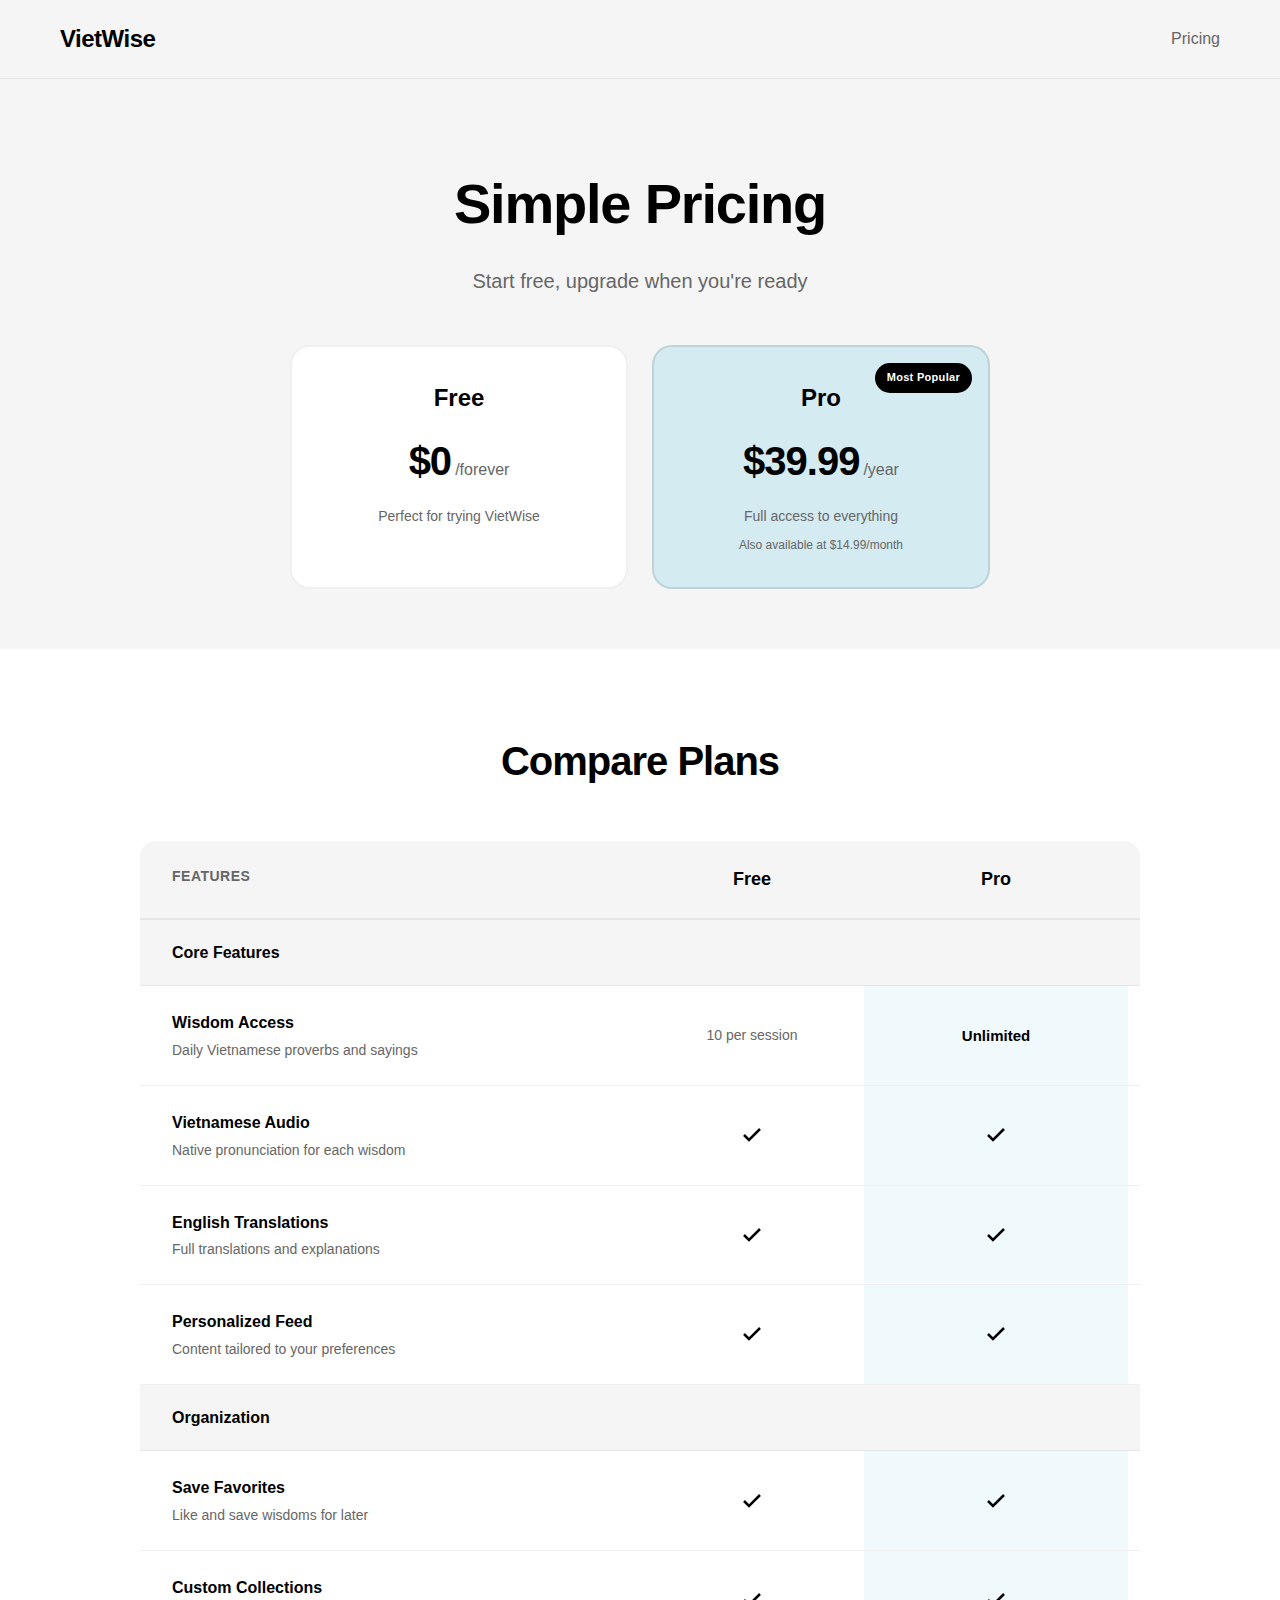
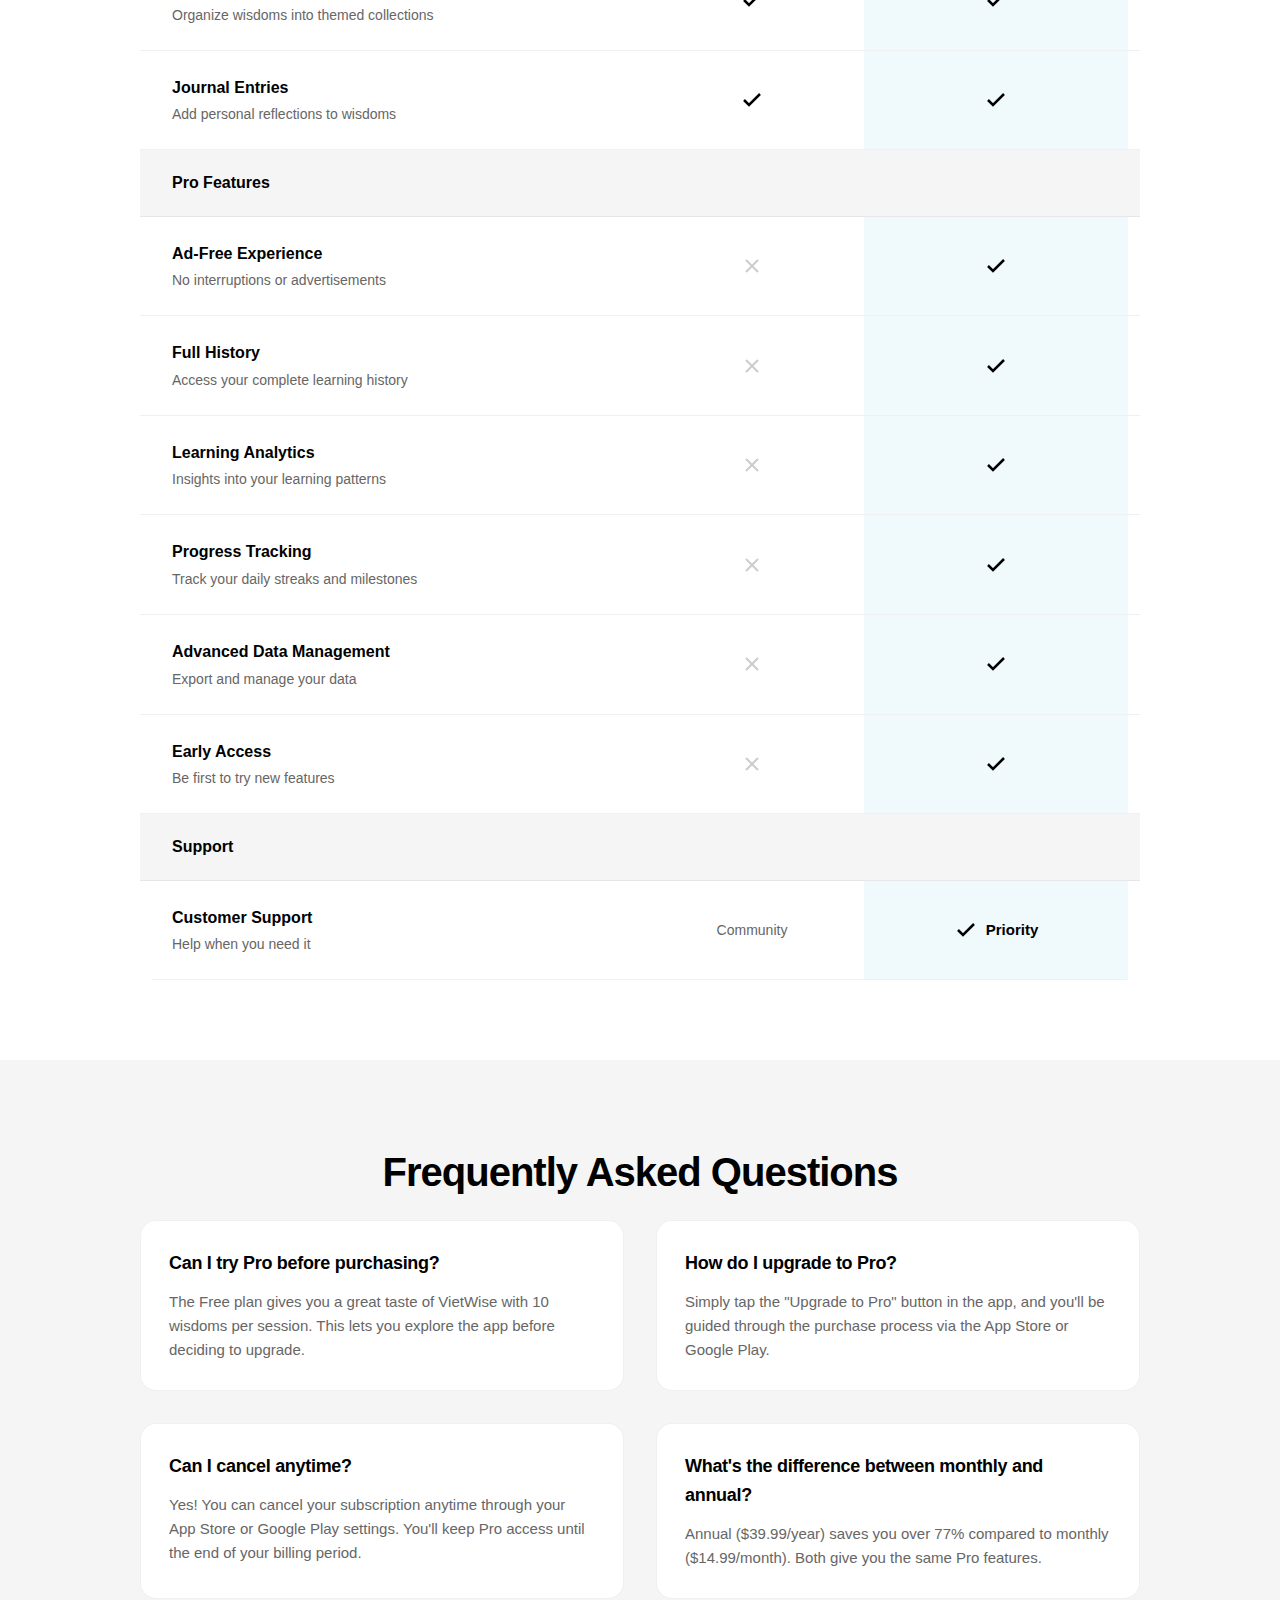
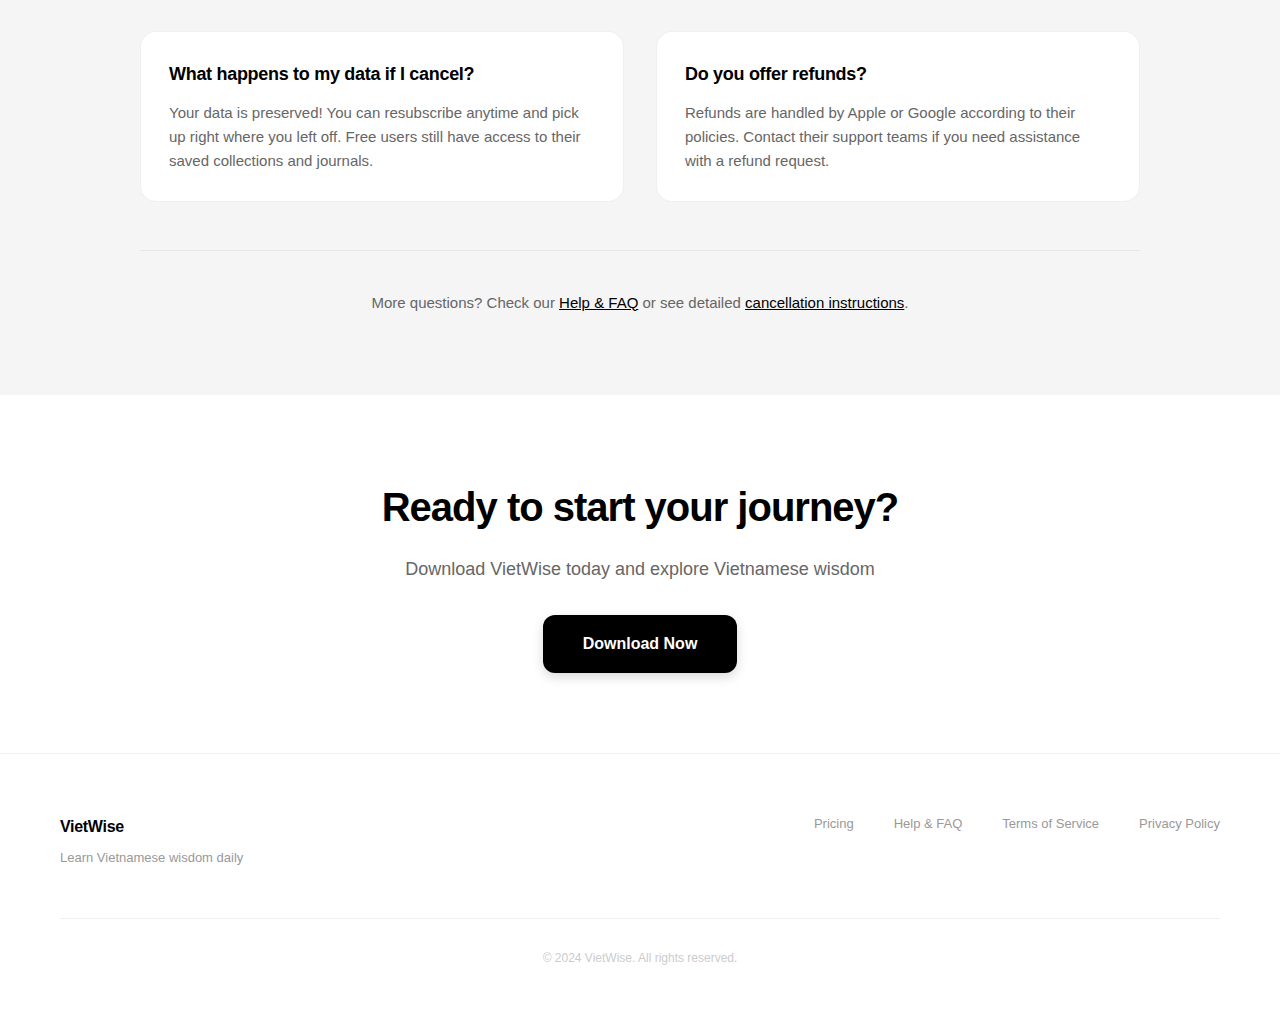
<file: pricing.html>
<!DOCTYPE html>
<html lang="en">
<head>
    <meta charset="UTF-8">
    <meta name="viewport" content="width=device-width, initial-scale=1.0">
    <title>Pricing - VietWise</title>
    <meta name="description" content="Choose the VietWise plan that works for you. Start free or upgrade to Pro for unlimited access to Vietnamese wisdom.">
    <link rel="stylesheet" href="styles.css">
</head>
<body>
    <!-- Navigation -->
    <nav class="nav">
        <div class="nav-container">
            <a href="index.html" class="logo">VietWise</a>
            <a href="pricing.html" class="nav-link">Pricing</a>
        </div>
    </nav>

    <!-- Hero Section -->
    <section class="pricing-hero">
        <div class="container">
            <h1 class="pricing-hero-title">Simple Pricing</h1>
            <p class="pricing-hero-subtitle">Start free, upgrade when you're ready</p>

            <!-- Pricing Cards -->
            <div class="pricing-cards-row">
                <!-- Free Plan -->
                <div class="pricing-card-compact">
                    <h3>Free</h3>
                    <div class="pricing-price-compact">
                        <span class="price-amount-compact">$0</span>
                        <span class="price-period-compact">/forever</span>
                    </div>
                    <p class="pricing-description-compact">Perfect for trying VietWise</p>
                </div>

                <!-- Pro Plan -->
                <div class="pricing-card-compact pricing-card-compact-featured">
                    <div class="pricing-badge-compact">Most Popular</div>
                    <h3>Pro</h3>
                    <div class="pricing-price-compact">
                        <span class="price-amount-compact">$39.99</span>
                        <span class="price-period-compact">/year</span>
                    </div>
                    <p class="pricing-description-compact">Full access to everything</p>
                    <p class="pricing-note-compact">Also available at $14.99/month</p>
                </div>
            </div>
        </div>
    </section>

    <!-- Detailed Comparison Table -->
    <section class="comparison-section">
        <div class="container">
            <h2 class="comparison-title">Compare Plans</h2>

            <div class="comparison-table">
                <!-- Table Header -->
                <div class="comparison-header">
                    <div class="comparison-feature-header">Features</div>
                    <div class="comparison-plan-header">Free</div>
                    <div class="comparison-plan-header comparison-plan-header-featured">Pro</div>
                </div>

                <!-- Core Features -->
                <div class="comparison-category">
                    <h3>Core Features</h3>
                </div>

                <div class="comparison-row">
                    <div class="comparison-feature-name">
                        <strong>Wisdom Access</strong>
                        <p class="comparison-feature-desc">Daily Vietnamese proverbs and sayings</p>
                    </div>
                    <div class="comparison-feature-value">
                        <span class="comparison-limit">10 per session</span>
                    </div>
                    <div class="comparison-feature-value comparison-feature-value-featured">
                        <span class="comparison-highlight">Unlimited</span>
                    </div>
                </div>

                <div class="comparison-row">
                    <div class="comparison-feature-name">
                        <strong>Vietnamese Audio</strong>
                        <p class="comparison-feature-desc">Native pronunciation for each wisdom</p>
                    </div>
                    <div class="comparison-feature-value">
                        <svg class="comparison-checkmark" width="24" height="24" viewBox="0 0 24 24" fill="none" stroke="currentColor" stroke-width="2.5">
                            <polyline points="20 6 9 17 4 12"></polyline>
                        </svg>
                    </div>
                    <div class="comparison-feature-value comparison-feature-value-featured">
                        <svg class="comparison-checkmark" width="24" height="24" viewBox="0 0 24 24" fill="none" stroke="currentColor" stroke-width="2.5">
                            <polyline points="20 6 9 17 4 12"></polyline>
                        </svg>
                    </div>
                </div>

                <div class="comparison-row">
                    <div class="comparison-feature-name">
                        <strong>English Translations</strong>
                        <p class="comparison-feature-desc">Full translations and explanations</p>
                    </div>
                    <div class="comparison-feature-value">
                        <svg class="comparison-checkmark" width="24" height="24" viewBox="0 0 24 24" fill="none" stroke="currentColor" stroke-width="2.5">
                            <polyline points="20 6 9 17 4 12"></polyline>
                        </svg>
                    </div>
                    <div class="comparison-feature-value comparison-feature-value-featured">
                        <svg class="comparison-checkmark" width="24" height="24" viewBox="0 0 24 24" fill="none" stroke="currentColor" stroke-width="2.5">
                            <polyline points="20 6 9 17 4 12"></polyline>
                        </svg>
                    </div>
                </div>

                <div class="comparison-row">
                    <div class="comparison-feature-name">
                        <strong>Personalized Feed</strong>
                        <p class="comparison-feature-desc">Content tailored to your preferences</p>
                    </div>
                    <div class="comparison-feature-value">
                        <svg class="comparison-checkmark" width="24" height="24" viewBox="0 0 24 24" fill="none" stroke="currentColor" stroke-width="2.5">
                            <polyline points="20 6 9 17 4 12"></polyline>
                        </svg>
                    </div>
                    <div class="comparison-feature-value comparison-feature-value-featured">
                        <svg class="comparison-checkmark" width="24" height="24" viewBox="0 0 24 24" fill="none" stroke="currentColor" stroke-width="2.5">
                            <polyline points="20 6 9 17 4 12"></polyline>
                        </svg>
                    </div>
                </div>

                <!-- Organization -->
                <div class="comparison-category">
                    <h3>Organization</h3>
                </div>

                <div class="comparison-row">
                    <div class="comparison-feature-name">
                        <strong>Save Favorites</strong>
                        <p class="comparison-feature-desc">Like and save wisdoms for later</p>
                    </div>
                    <div class="comparison-feature-value">
                        <svg class="comparison-checkmark" width="24" height="24" viewBox="0 0 24 24" fill="none" stroke="currentColor" stroke-width="2.5">
                            <polyline points="20 6 9 17 4 12"></polyline>
                        </svg>
                    </div>
                    <div class="comparison-feature-value comparison-feature-value-featured">
                        <svg class="comparison-checkmark" width="24" height="24" viewBox="0 0 24 24" fill="none" stroke="currentColor" stroke-width="2.5">
                            <polyline points="20 6 9 17 4 12"></polyline>
                        </svg>
                    </div>
                </div>

                <div class="comparison-row">
                    <div class="comparison-feature-name">
                        <strong>Custom Collections</strong>
                        <p class="comparison-feature-desc">Organize wisdoms into themed collections</p>
                    </div>
                    <div class="comparison-feature-value">
                        <svg class="comparison-checkmark" width="24" height="24" viewBox="0 0 24 24" fill="none" stroke="currentColor" stroke-width="2.5">
                            <polyline points="20 6 9 17 4 12"></polyline>
                        </svg>
                    </div>
                    <div class="comparison-feature-value comparison-feature-value-featured">
                        <svg class="comparison-checkmark" width="24" height="24" viewBox="0 0 24 24" fill="none" stroke="currentColor" stroke-width="2.5">
                            <polyline points="20 6 9 17 4 12"></polyline>
                        </svg>
                    </div>
                </div>

                <div class="comparison-row">
                    <div class="comparison-feature-name">
                        <strong>Journal Entries</strong>
                        <p class="comparison-feature-desc">Add personal reflections to wisdoms</p>
                    </div>
                    <div class="comparison-feature-value">
                        <svg class="comparison-checkmark" width="24" height="24" viewBox="0 0 24 24" fill="none" stroke="currentColor" stroke-width="2.5">
                            <polyline points="20 6 9 17 4 12"></polyline>
                        </svg>
                    </div>
                    <div class="comparison-feature-value comparison-feature-value-featured">
                        <svg class="comparison-checkmark" width="24" height="24" viewBox="0 0 24 24" fill="none" stroke="currentColor" stroke-width="2.5">
                            <polyline points="20 6 9 17 4 12"></polyline>
                        </svg>
                    </div>
                </div>

                <!-- Pro Features -->
                <div class="comparison-category">
                    <h3>Pro Features</h3>
                </div>

                <div class="comparison-row">
                    <div class="comparison-feature-name">
                        <strong>Ad-Free Experience</strong>
                        <p class="comparison-feature-desc">No interruptions or advertisements</p>
                    </div>
                    <div class="comparison-feature-value">
                        <svg class="comparison-cross" width="24" height="24" viewBox="0 0 24 24" fill="none" stroke="currentColor" stroke-width="2">
                            <line x1="18" y1="6" x2="6" y2="18"></line>
                            <line x1="6" y1="6" x2="18" y2="18"></line>
                        </svg>
                    </div>
                    <div class="comparison-feature-value comparison-feature-value-featured">
                        <svg class="comparison-checkmark" width="24" height="24" viewBox="0 0 24 24" fill="none" stroke="currentColor" stroke-width="2.5">
                            <polyline points="20 6 9 17 4 12"></polyline>
                        </svg>
                    </div>
                </div>

                <div class="comparison-row">
                    <div class="comparison-feature-name">
                        <strong>Full History</strong>
                        <p class="comparison-feature-desc">Access your complete learning history</p>
                    </div>
                    <div class="comparison-feature-value">
                        <svg class="comparison-cross" width="24" height="24" viewBox="0 0 24 24" fill="none" stroke="currentColor" stroke-width="2">
                            <line x1="18" y1="6" x2="6" y2="18"></line>
                            <line x1="6" y1="6" x2="18" y2="18"></line>
                        </svg>
                    </div>
                    <div class="comparison-feature-value comparison-feature-value-featured">
                        <svg class="comparison-checkmark" width="24" height="24" viewBox="0 0 24 24" fill="none" stroke="currentColor" stroke-width="2.5">
                            <polyline points="20 6 9 17 4 12"></polyline>
                        </svg>
                    </div>
                </div>

                <div class="comparison-row">
                    <div class="comparison-feature-name">
                        <strong>Learning Analytics</strong>
                        <p class="comparison-feature-desc">Insights into your learning patterns</p>
                    </div>
                    <div class="comparison-feature-value">
                        <svg class="comparison-cross" width="24" height="24" viewBox="0 0 24 24" fill="none" stroke="currentColor" stroke-width="2">
                            <line x1="18" y1="6" x2="6" y2="18"></line>
                            <line x1="6" y1="6" x2="18" y2="18"></line>
                        </svg>
                    </div>
                    <div class="comparison-feature-value comparison-feature-value-featured">
                        <svg class="comparison-checkmark" width="24" height="24" viewBox="0 0 24 24" fill="none" stroke="currentColor" stroke-width="2.5">
                            <polyline points="20 6 9 17 4 12"></polyline>
                        </svg>
                    </div>
                </div>

                <div class="comparison-row">
                    <div class="comparison-feature-name">
                        <strong>Progress Tracking</strong>
                        <p class="comparison-feature-desc">Track your daily streaks and milestones</p>
                    </div>
                    <div class="comparison-feature-value">
                        <svg class="comparison-cross" width="24" height="24" viewBox="0 0 24 24" fill="none" stroke="currentColor" stroke-width="2">
                            <line x1="18" y1="6" x2="6" y2="18"></line>
                            <line x1="6" y1="6" x2="18" y2="18"></line>
                        </svg>
                    </div>
                    <div class="comparison-feature-value comparison-feature-value-featured">
                        <svg class="comparison-checkmark" width="24" height="24" viewBox="0 0 24 24" fill="none" stroke="currentColor" stroke-width="2.5">
                            <polyline points="20 6 9 17 4 12"></polyline>
                        </svg>
                    </div>
                </div>

                <div class="comparison-row">
                    <div class="comparison-feature-name">
                        <strong>Advanced Data Management</strong>
                        <p class="comparison-feature-desc">Export and manage your data</p>
                    </div>
                    <div class="comparison-feature-value">
                        <svg class="comparison-cross" width="24" height="24" viewBox="0 0 24 24" fill="none" stroke="currentColor" stroke-width="2">
                            <line x1="18" y1="6" x2="6" y2="18"></line>
                            <line x1="6" y1="6" x2="18" y2="18"></line>
                        </svg>
                    </div>
                    <div class="comparison-feature-value comparison-feature-value-featured">
                        <svg class="comparison-checkmark" width="24" height="24" viewBox="0 0 24 24" fill="none" stroke="currentColor" stroke-width="2.5">
                            <polyline points="20 6 9 17 4 12"></polyline>
                        </svg>
                    </div>
                </div>

                <div class="comparison-row">
                    <div class="comparison-feature-name">
                        <strong>Early Access</strong>
                        <p class="comparison-feature-desc">Be first to try new features</p>
                    </div>
                    <div class="comparison-feature-value">
                        <svg class="comparison-cross" width="24" height="24" viewBox="0 0 24 24" fill="none" stroke="currentColor" stroke-width="2">
                            <line x1="18" y1="6" x2="6" y2="18"></line>
                            <line x1="6" y1="6" x2="18" y2="18"></line>
                        </svg>
                    </div>
                    <div class="comparison-feature-value comparison-feature-value-featured">
                        <svg class="comparison-checkmark" width="24" height="24" viewBox="0 0 24 24" fill="none" stroke="currentColor" stroke-width="2.5">
                            <polyline points="20 6 9 17 4 12"></polyline>
                        </svg>
                    </div>
                </div>

                <!-- Support -->
                <div class="comparison-category">
                    <h3>Support</h3>
                </div>

                <div class="comparison-row">
                    <div class="comparison-feature-name">
                        <strong>Customer Support</strong>
                        <p class="comparison-feature-desc">Help when you need it</p>
                    </div>
                    <div class="comparison-feature-value">
                        <span class="comparison-limit">Community</span>
                    </div>
                    <div class="comparison-feature-value comparison-feature-value-featured">
                        <svg class="comparison-checkmark" width="24" height="24" viewBox="0 0 24 24" fill="none" stroke="currentColor" stroke-width="2.5">
                            <polyline points="20 6 9 17 4 12"></polyline>
                        </svg>
                        <span class="comparison-highlight">Priority</span>
                    </div>
                </div>
            </div>
        </div>
    </section>

    <!-- FAQ Section -->
    <section class="pricing-faq-section">
        <div class="container">
            <h2 class="section-title">Frequently Asked Questions</h2>

            <div class="faq-grid">
                <div class="faq-item">
                    <h3>Can I try Pro before purchasing?</h3>
                    <p>The Free plan gives you a great taste of VietWise with 10 wisdoms per session. This lets you explore the app before deciding to upgrade.</p>
                </div>

                <div class="faq-item">
                    <h3>How do I upgrade to Pro?</h3>
                    <p>Simply tap the "Upgrade to Pro" button in the app, and you'll be guided through the purchase process via the App Store or Google Play.</p>
                </div>

                <div class="faq-item">
                    <h3>Can I cancel anytime?</h3>
                    <p>Yes! You can cancel your subscription anytime through your App Store or Google Play settings. You'll keep Pro access until the end of your billing period.</p>
                </div>

                <div class="faq-item">
                    <h3>What's the difference between monthly and annual?</h3>
                    <p>Annual ($39.99/year) saves you over 77% compared to monthly ($14.99/month). Both give you the same Pro features.</p>
                </div>

                <div class="faq-item">
                    <h3>What happens to my data if I cancel?</h3>
                    <p>Your data is preserved! You can resubscribe anytime and pick up right where you left off. Free users still have access to their saved collections and journals.</p>
                </div>

                <div class="faq-item">
                    <h3>Do you offer refunds?</h3>
                    <p>Refunds are handled by Apple or Google according to their policies. Contact their support teams if you need assistance with a refund request.</p>
                </div>
            </div>

            <div class="faq-footer">
                <p>More questions? Check our <a href="help.html">Help & FAQ</a> or see detailed <a href="help.html#pricing">cancellation instructions</a>.</p>
            </div>
        </div>
    </section>

    <!-- CTA Section -->
    <section class="pricing-cta">
        <div class="container">
            <h2>Ready to start your journey?</h2>
            <p>Download VietWise today and explore Vietnamese wisdom</p>
            <a href="index.html#download" class="btn btn-primary">Download Now</a>
        </div>
    </section>

    <!-- Footer -->
    <footer class="footer">
        <div class="container">
            <div class="footer-content">
                <div class="footer-left">
                    <h4>VietWise</h4>
                    <p>Learn Vietnamese wisdom daily</p>
                </div>
                <div class="footer-right">
                    <a href="pricing.html">Pricing</a>
                    <a href="help.html">Help & FAQ</a>
                    <a href="terms.html">Terms of Service</a>
                    <a href="privacy.html">Privacy Policy</a>
                </div>
            </div>
            <div class="footer-bottom">
                <p>&copy; 2024 VietWise. All rights reserved.</p>
            </div>
        </div>
    </footer>
</body>
</html>
</file>
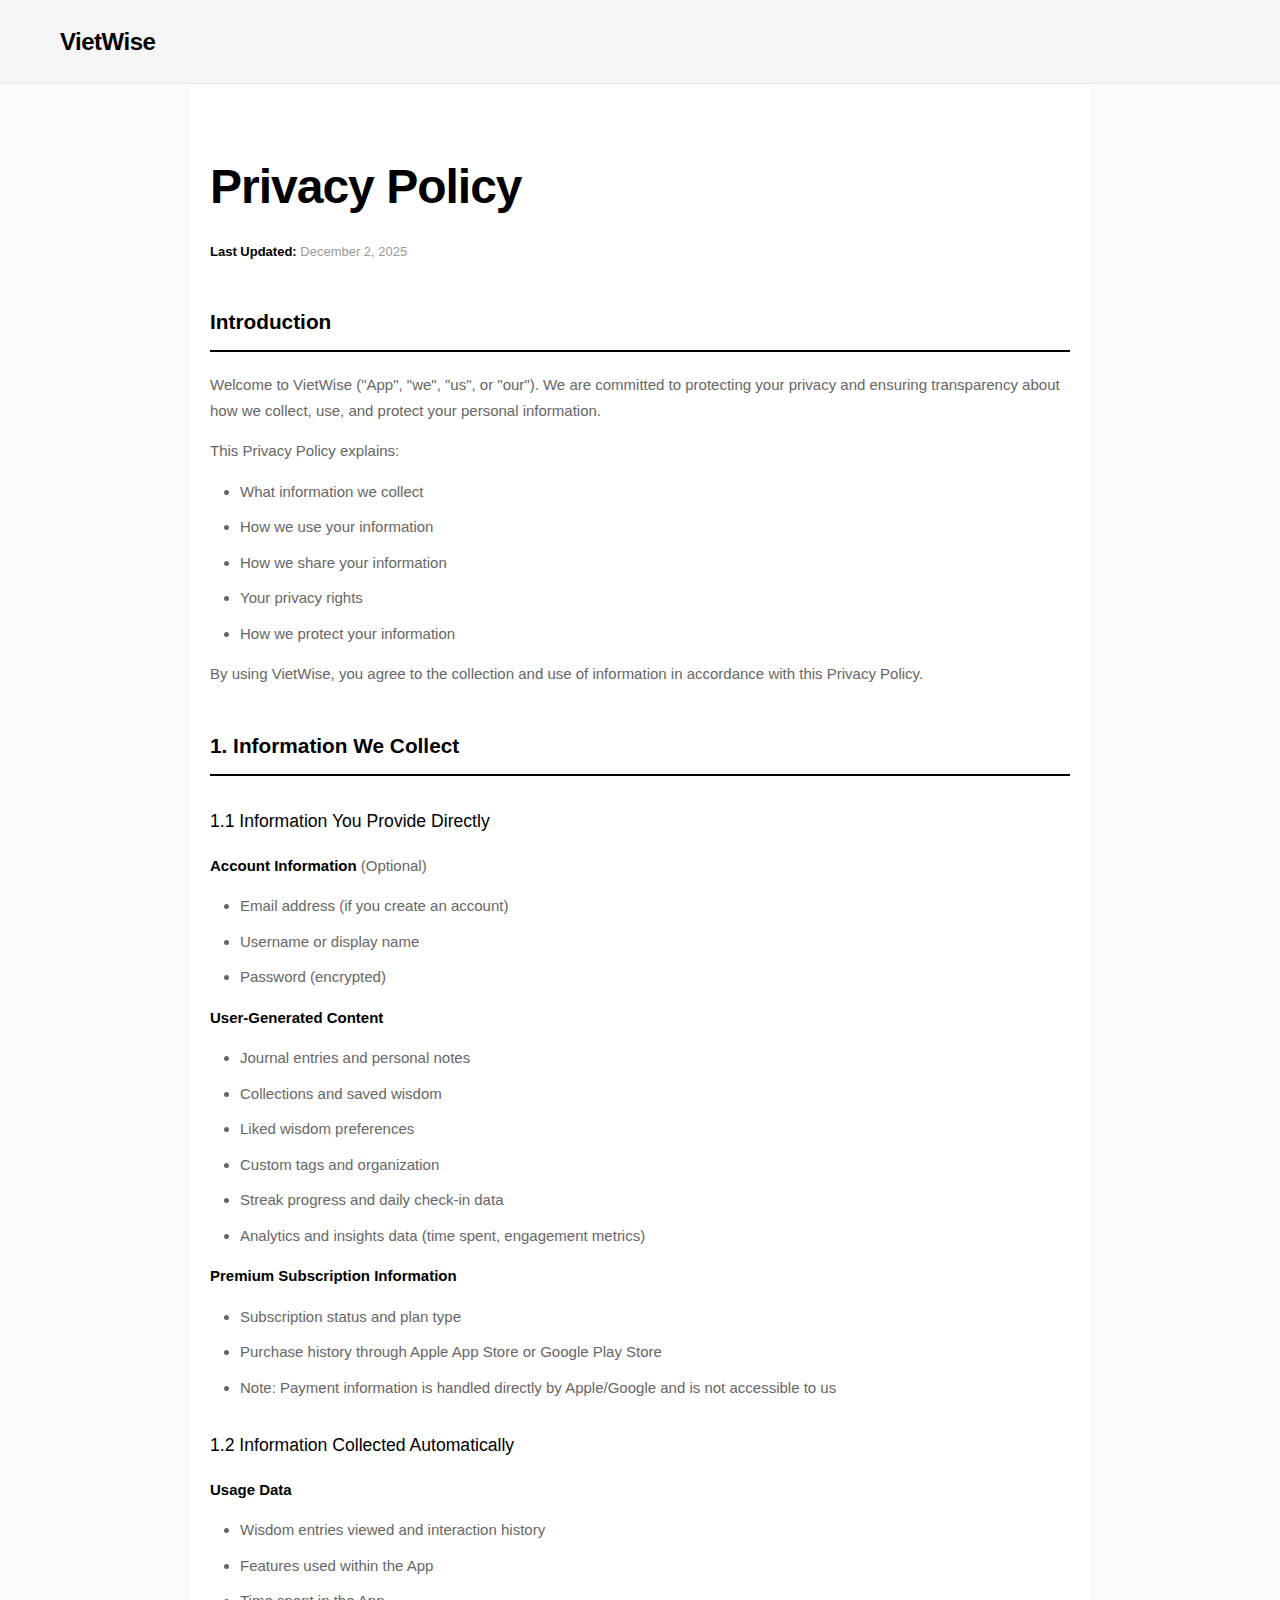
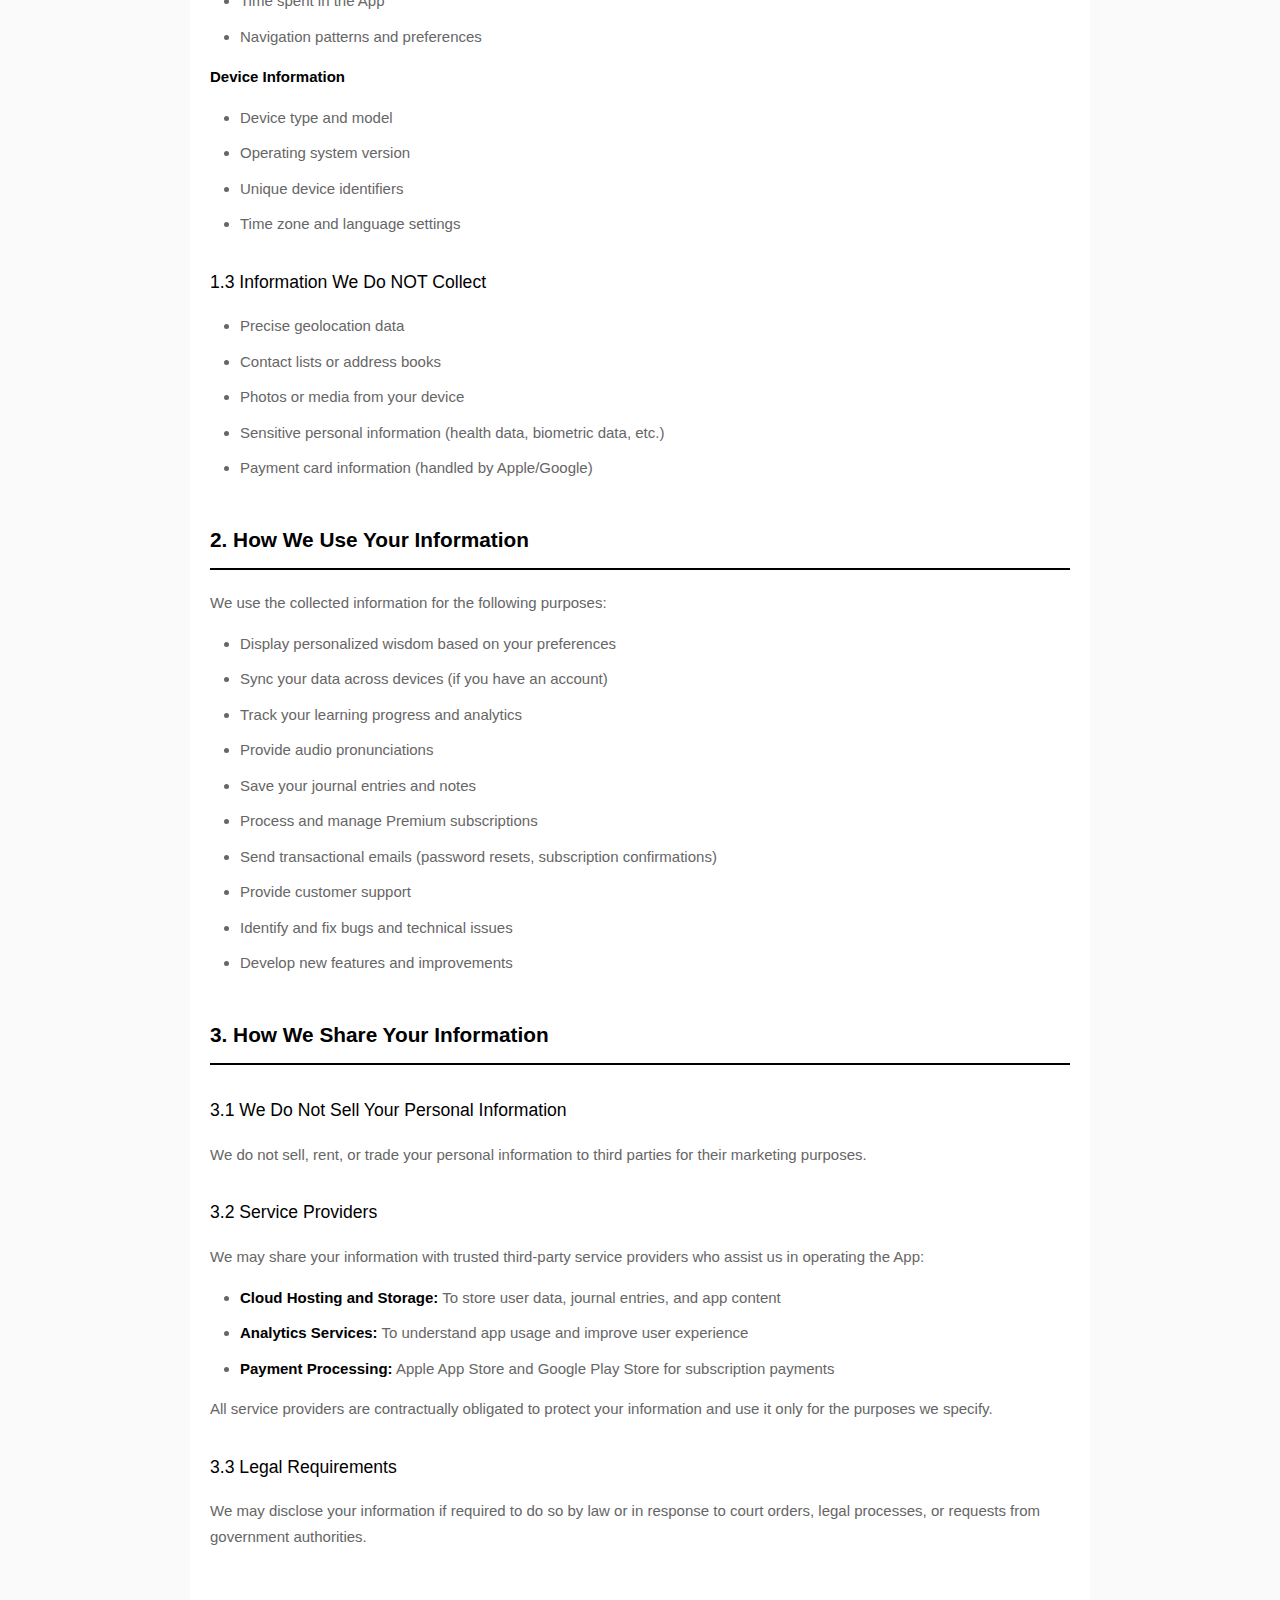
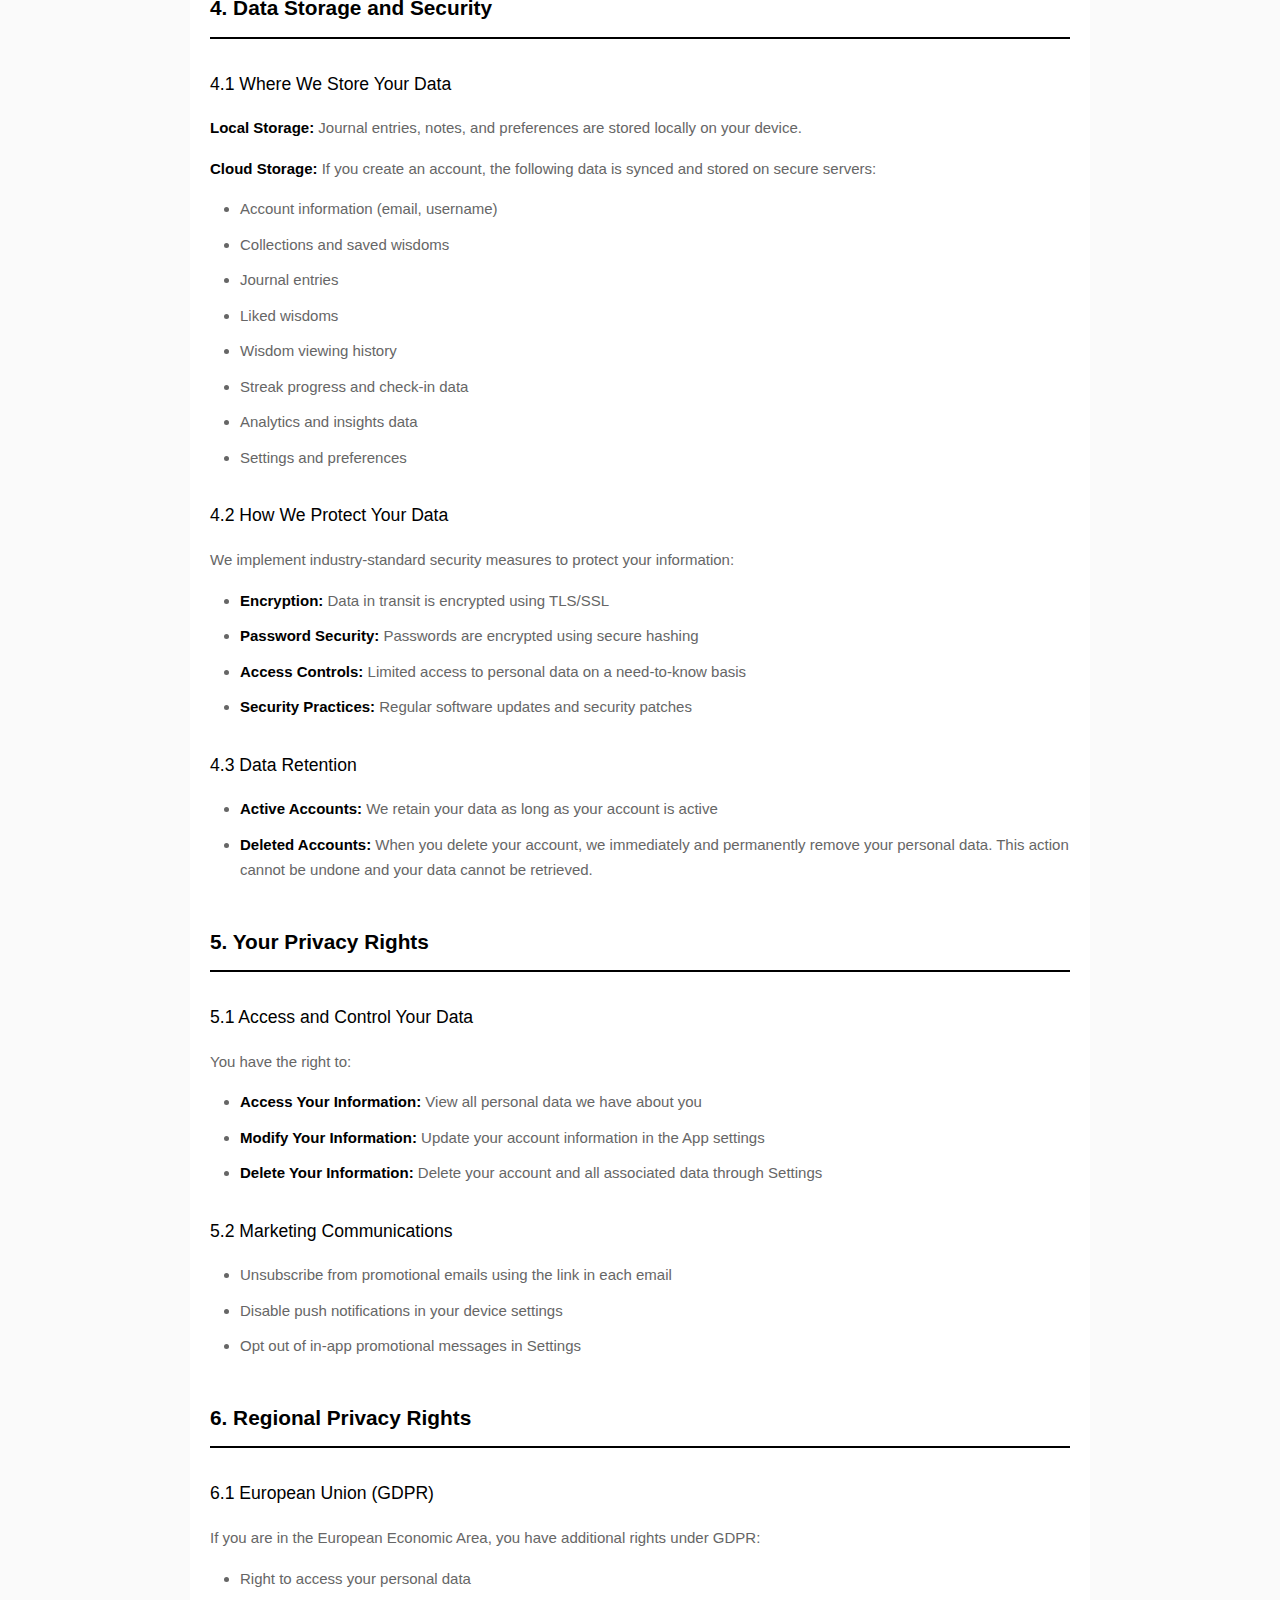
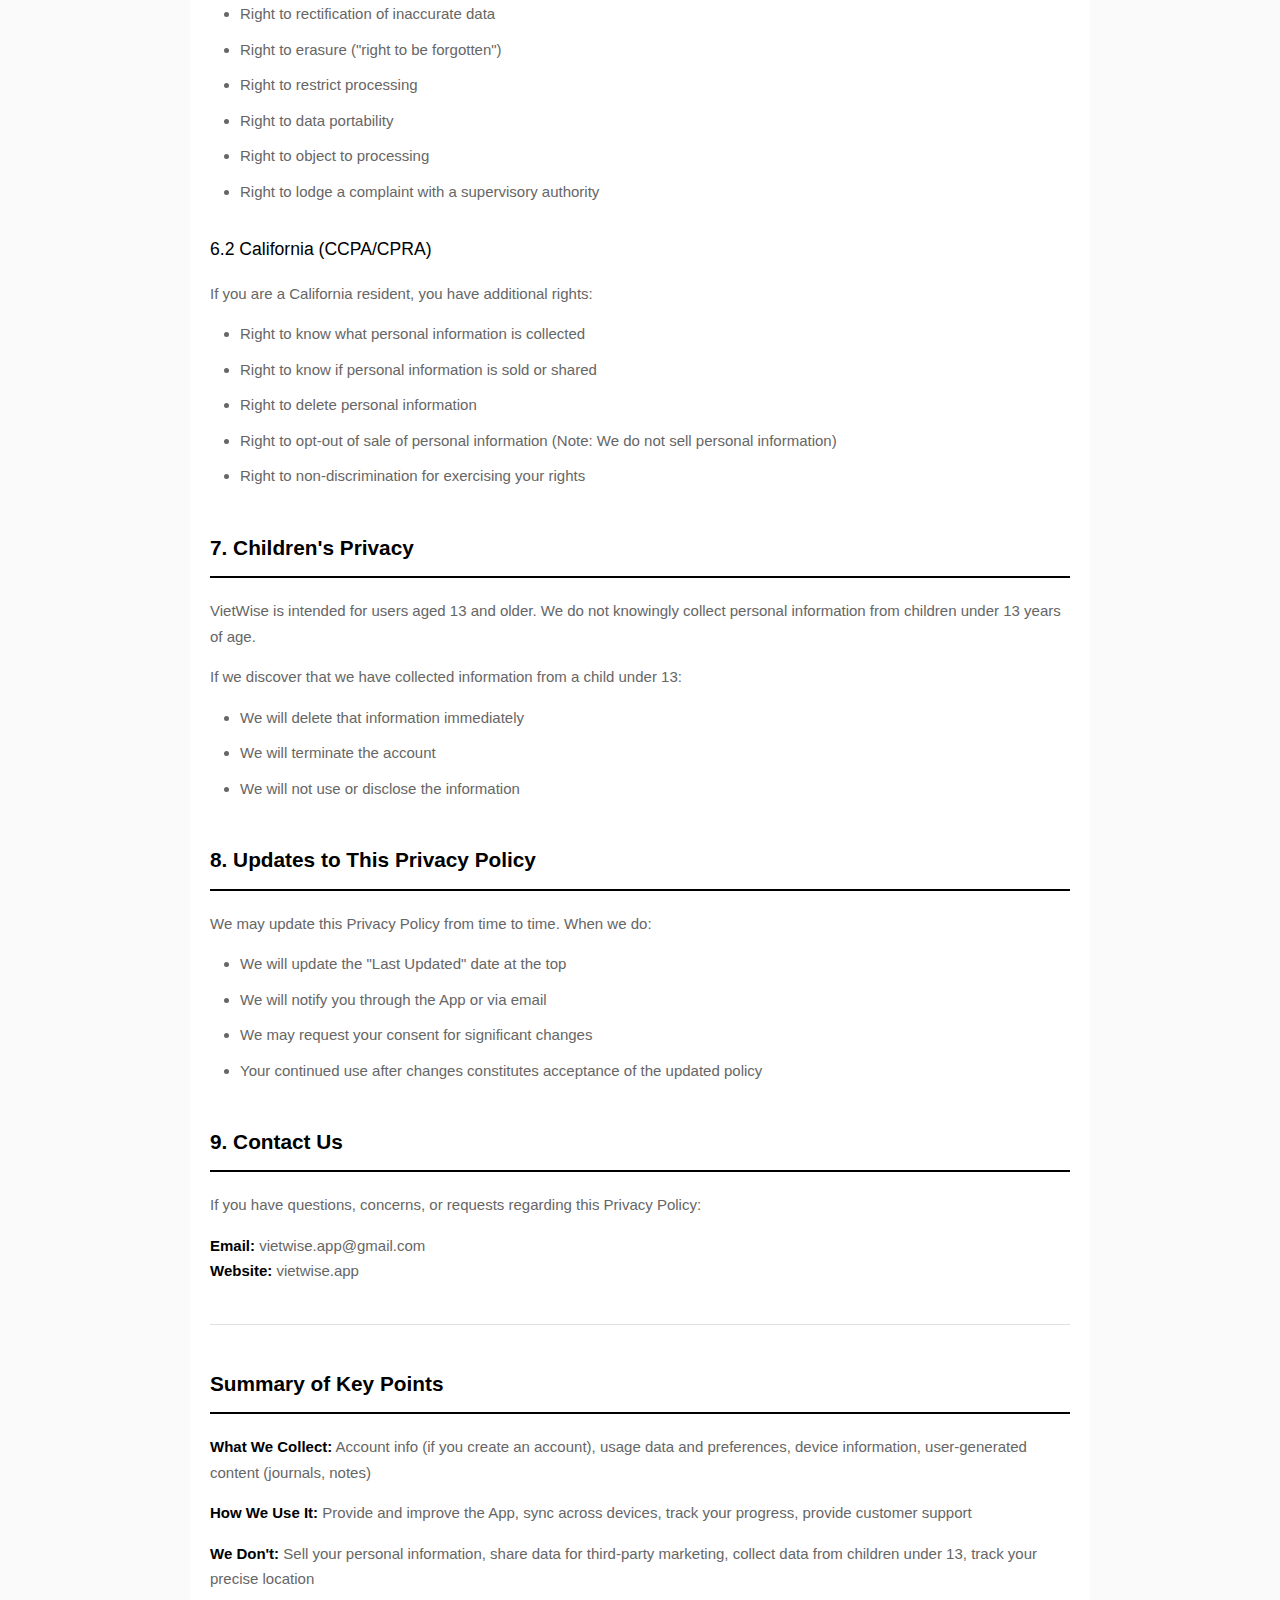
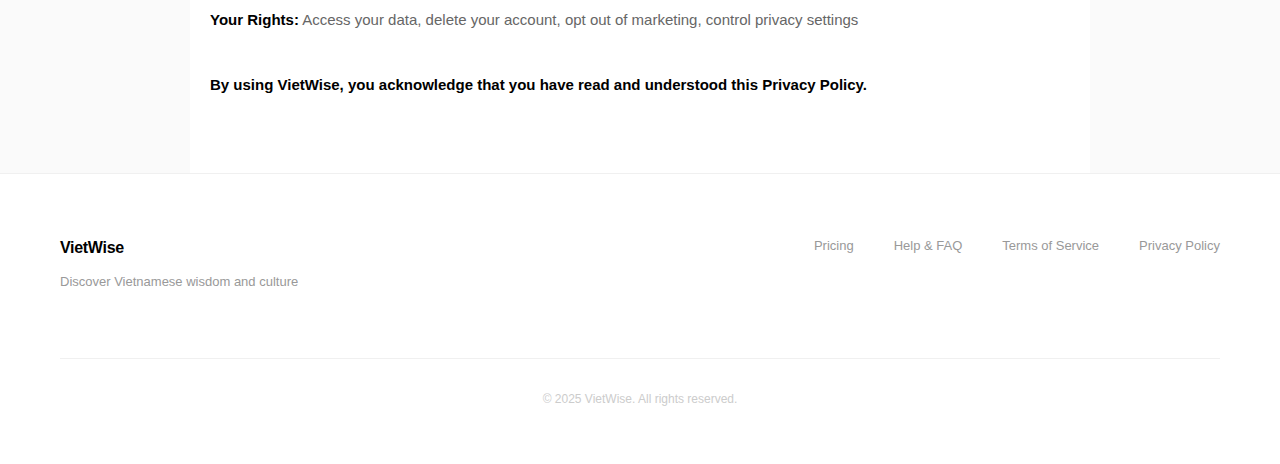
<file: privacy.html>
<!DOCTYPE html>
<html lang="en">
<head>
    <meta charset="UTF-8">
    <meta name="viewport" content="width=device-width, initial-scale=1.0">
    <title>Privacy Policy - VietWise</title>
    <link rel="stylesheet" href="styles.css">
    <style>
        * {
            margin: 0;
            padding: 0;
            box-sizing: border-box;
        }

        body {
            line-height: 1.8;
        }

        .content-container {
            max-width: 900px;
            margin: 0 auto;
            padding: 60px 20px;
            background-color: #fff;
            min-height: calc(100vh - 200px);
        }

        h1 {
            font-size: 48px;
            font-weight: 700;
            margin-bottom: 10px;
            color: #000;
            letter-spacing: -1px;
        }

        .last-updated {
            color: #999;
            margin-bottom: 40px;
            font-size: 13px;
            font-weight: 400;
        }

        h2 {
            font-size: 1.3em;
            font-weight: 600;
            margin-top: 40px;
            margin-bottom: 20px;
            padding-bottom: 10px;
            border-bottom: 2px solid #000;
            color: #000;
        }

        h3 {
            font-size: 1.1em;
            font-weight: 500;
            margin-top: 30px;
            margin-bottom: 15px;
            color: #000;
        }

        p {
            margin-bottom: 15px;
            font-size: 15px;
            color: #666;
            font-weight: 400;
            line-height: 1.7;
        }

        ul, ol {
            margin: 15px 0 15px 30px;
        }

        li {
            margin-bottom: 10px;
            font-size: 15px;
            color: #666;
            line-height: 1.7;
        }

        strong {
            color: #000;
            font-weight: 600;
        }


        .notice {
            background-color: #fff3cd;
            border-left: 4px solid #ffc107;
            padding: 15px;
            margin: 30px 0;
            font-size: 14px;
        }
    </style>
</head>
<body>
    <!-- Navigation -->
    <nav class="nav">
        <div class="nav-container">
            <a href="index.html" class="logo" style="text-decoration: none;">VietWise</a>
        </div>
    </nav>

    <!-- Content -->
    <div class="content-container">
        <h1>Privacy Policy</h1>
        <p class="last-updated"><strong>Last Updated:</strong> December 2, 2025</p>

        <h2>Introduction</h2>
        <p>Welcome to VietWise ("App", "we", "us", or "our"). We are committed to protecting your privacy and ensuring transparency about how we collect, use, and protect your personal information.</p>
        <p>This Privacy Policy explains:</p>
        <ul>
            <li>What information we collect</li>
            <li>How we use your information</li>
            <li>How we share your information</li>
            <li>Your privacy rights</li>
            <li>How we protect your information</li>
        </ul>
        <p>By using VietWise, you agree to the collection and use of information in accordance with this Privacy Policy.</p>

        <h2>1. Information We Collect</h2>

        <h3>1.1 Information You Provide Directly</h3>
        <p><strong>Account Information</strong> (Optional)</p>
        <ul>
            <li>Email address (if you create an account)</li>
            <li>Username or display name</li>
            <li>Password (encrypted)</li>
        </ul>

        <p><strong>User-Generated Content</strong></p>
        <ul>
            <li>Journal entries and personal notes</li>
            <li>Collections and saved wisdom</li>
            <li>Liked wisdom preferences</li>
            <li>Custom tags and organization</li>
            <li>Streak progress and daily check-in data</li>
            <li>Analytics and insights data (time spent, engagement metrics)</li>
        </ul>

        <p><strong>Premium Subscription Information</strong></p>
        <ul>
            <li>Subscription status and plan type</li>
            <li>Purchase history through Apple App Store or Google Play Store</li>
            <li>Note: Payment information is handled directly by Apple/Google and is not accessible to us</li>
        </ul>

        <h3>1.2 Information Collected Automatically</h3>
        <p><strong>Usage Data</strong></p>
        <ul>
            <li>Wisdom entries viewed and interaction history</li>
            <li>Features used within the App</li>
            <li>Time spent in the App</li>
            <li>Navigation patterns and preferences</li>
        </ul>

        <p><strong>Device Information</strong></p>
        <ul>
            <li>Device type and model</li>
            <li>Operating system version</li>
            <li>Unique device identifiers</li>
            <li>Time zone and language settings</li>
        </ul>

        <h3>1.3 Information We Do NOT Collect</h3>
        <ul>
            <li>Precise geolocation data</li>
            <li>Contact lists or address books</li>
            <li>Photos or media from your device</li>
            <li>Sensitive personal information (health data, biometric data, etc.)</li>
            <li>Payment card information (handled by Apple/Google)</li>
        </ul>

        <h2>2. How We Use Your Information</h2>
        <p>We use the collected information for the following purposes:</p>
        <ul>
            <li>Display personalized wisdom based on your preferences</li>
            <li>Sync your data across devices (if you have an account)</li>
            <li>Track your learning progress and analytics</li>
            <li>Provide audio pronunciations</li>
            <li>Save your journal entries and notes</li>
            <li>Process and manage Premium subscriptions</li>
            <li>Send transactional emails (password resets, subscription confirmations)</li>
            <li>Provide customer support</li>
            <li>Identify and fix bugs and technical issues</li>
            <li>Develop new features and improvements</li>
        </ul>

        <h2>3. How We Share Your Information</h2>

        <h3>3.1 We Do Not Sell Your Personal Information</h3>
        <p>We do not sell, rent, or trade your personal information to third parties for their marketing purposes.</p>

        <h3>3.2 Service Providers</h3>
        <p>We may share your information with trusted third-party service providers who assist us in operating the App:</p>
        <ul>
            <li><strong>Cloud Hosting and Storage:</strong> To store user data, journal entries, and app content</li>
            <li><strong>Analytics Services:</strong> To understand app usage and improve user experience</li>
            <li><strong>Payment Processing:</strong> Apple App Store and Google Play Store for subscription payments</li>
        </ul>
        <p>All service providers are contractually obligated to protect your information and use it only for the purposes we specify.</p>

        <h3>3.3 Legal Requirements</h3>
        <p>We may disclose your information if required to do so by law or in response to court orders, legal processes, or requests from government authorities.</p>

        <h2>4. Data Storage and Security</h2>

        <h3>4.1 Where We Store Your Data</h3>
        <p><strong>Local Storage:</strong> Journal entries, notes, and preferences are stored locally on your device.</p>
        <p><strong>Cloud Storage:</strong> If you create an account, the following data is synced and stored on secure servers:</p>
        <ul>
            <li>Account information (email, username)</li>
            <li>Collections and saved wisdoms</li>
            <li>Journal entries</li>
            <li>Liked wisdoms</li>
            <li>Wisdom viewing history</li>
            <li>Streak progress and check-in data</li>
            <li>Analytics and insights data</li>
            <li>Settings and preferences</li>
        </ul>

        <h3>4.2 How We Protect Your Data</h3>
        <p>We implement industry-standard security measures to protect your information:</p>
        <ul>
            <li><strong>Encryption:</strong> Data in transit is encrypted using TLS/SSL</li>
            <li><strong>Password Security:</strong> Passwords are encrypted using secure hashing</li>
            <li><strong>Access Controls:</strong> Limited access to personal data on a need-to-know basis</li>
            <li><strong>Security Practices:</strong> Regular software updates and security patches</li>
        </ul>

        <h3>4.3 Data Retention</h3>
        <ul>
            <li><strong>Active Accounts:</strong> We retain your data as long as your account is active</li>
            <li><strong>Deleted Accounts:</strong> When you delete your account, we immediately and permanently remove your personal data. This action cannot be undone and your data cannot be retrieved.</li>
        </ul>

        <h2>5. Your Privacy Rights</h2>

        <h3>5.1 Access and Control Your Data</h3>
        <p>You have the right to:</p>
        <ul>
            <li><strong>Access Your Information:</strong> View all personal data we have about you</li>
            <li><strong>Modify Your Information:</strong> Update your account information in the App settings</li>
            <li><strong>Delete Your Information:</strong> Delete your account and all associated data through Settings</li>
        </ul>

        <h3>5.2 Marketing Communications</h3>
        <ul>
            <li>Unsubscribe from promotional emails using the link in each email</li>
            <li>Disable push notifications in your device settings</li>
            <li>Opt out of in-app promotional messages in Settings</li>
        </ul>

        <h2>6. Regional Privacy Rights</h2>

        <h3>6.1 European Union (GDPR)</h3>
        <p>If you are in the European Economic Area, you have additional rights under GDPR:</p>
        <ul>
            <li>Right to access your personal data</li>
            <li>Right to rectification of inaccurate data</li>
            <li>Right to erasure ("right to be forgotten")</li>
            <li>Right to restrict processing</li>
            <li>Right to data portability</li>
            <li>Right to object to processing</li>
            <li>Right to lodge a complaint with a supervisory authority</li>
        </ul>

        <h3>6.2 California (CCPA/CPRA)</h3>
        <p>If you are a California resident, you have additional rights:</p>
        <ul>
            <li>Right to know what personal information is collected</li>
            <li>Right to know if personal information is sold or shared</li>
            <li>Right to delete personal information</li>
            <li>Right to opt-out of sale of personal information (Note: We do not sell personal information)</li>
            <li>Right to non-discrimination for exercising your rights</li>
        </ul>

        <h2>7. Children's Privacy</h2>
        <p>VietWise is intended for users aged 13 and older. We do not knowingly collect personal information from children under 13 years of age.</p>
        <p>If we discover that we have collected information from a child under 13:</p>
        <ul>
            <li>We will delete that information immediately</li>
            <li>We will terminate the account</li>
            <li>We will not use or disclose the information</li>
        </ul>

        <h2>8. Updates to This Privacy Policy</h2>
        <p>We may update this Privacy Policy from time to time. When we do:</p>
        <ul>
            <li>We will update the "Last Updated" date at the top</li>
            <li>We will notify you through the App or via email</li>
            <li>We may request your consent for significant changes</li>
            <li>Your continued use after changes constitutes acceptance of the updated policy</li>
        </ul>

        <h2>9. Contact Us</h2>
        <p>If you have questions, concerns, or requests regarding this Privacy Policy:</p>
        <p><strong>Email:</strong> vietwise.app@gmail.com<br>
        <strong>Website:</strong> vietwise.app</p>

        <hr style="margin: 40px 0; border: none; border-top: 1px solid #e0e0e0;">

        <h2>Summary of Key Points</h2>
        <p><strong>What We Collect:</strong> Account info (if you create an account), usage data and preferences, device information, user-generated content (journals, notes)</p>
        <p><strong>How We Use It:</strong> Provide and improve the App, sync across devices, track your progress, provide customer support</p>
        <p><strong>We Don't:</strong> Sell your personal information, share data for third-party marketing, collect data from children under 13, track your precise location</p>
        <p><strong>Your Rights:</strong> Access your data, delete your account, opt out of marketing, control privacy settings</p>

        <p style="margin-top: 40px;"><strong>By using VietWise, you acknowledge that you have read and understood this Privacy Policy.</strong></p>
    </div>

    <!-- Footer -->
    <footer class="footer">
        <div class="container">
            <div class="footer-content">
                <div class="footer-left">
                    <h4>VietWise</h4>
                    <p>Discover Vietnamese wisdom and culture</p>
                </div>
                <div class="footer-right">
                    <a href="pricing.html">Pricing</a>
                    <a href="help.html">Help & FAQ</a>
                    <a href="terms.html">Terms of Service</a>
                    <a href="privacy.html">Privacy Policy</a>
                </div>
            </div>
            <div class="footer-bottom">
                <p>© 2025 VietWise. All rights reserved.</p>
            </div>
        </div>
    </footer>
</body>
</html>
</file>
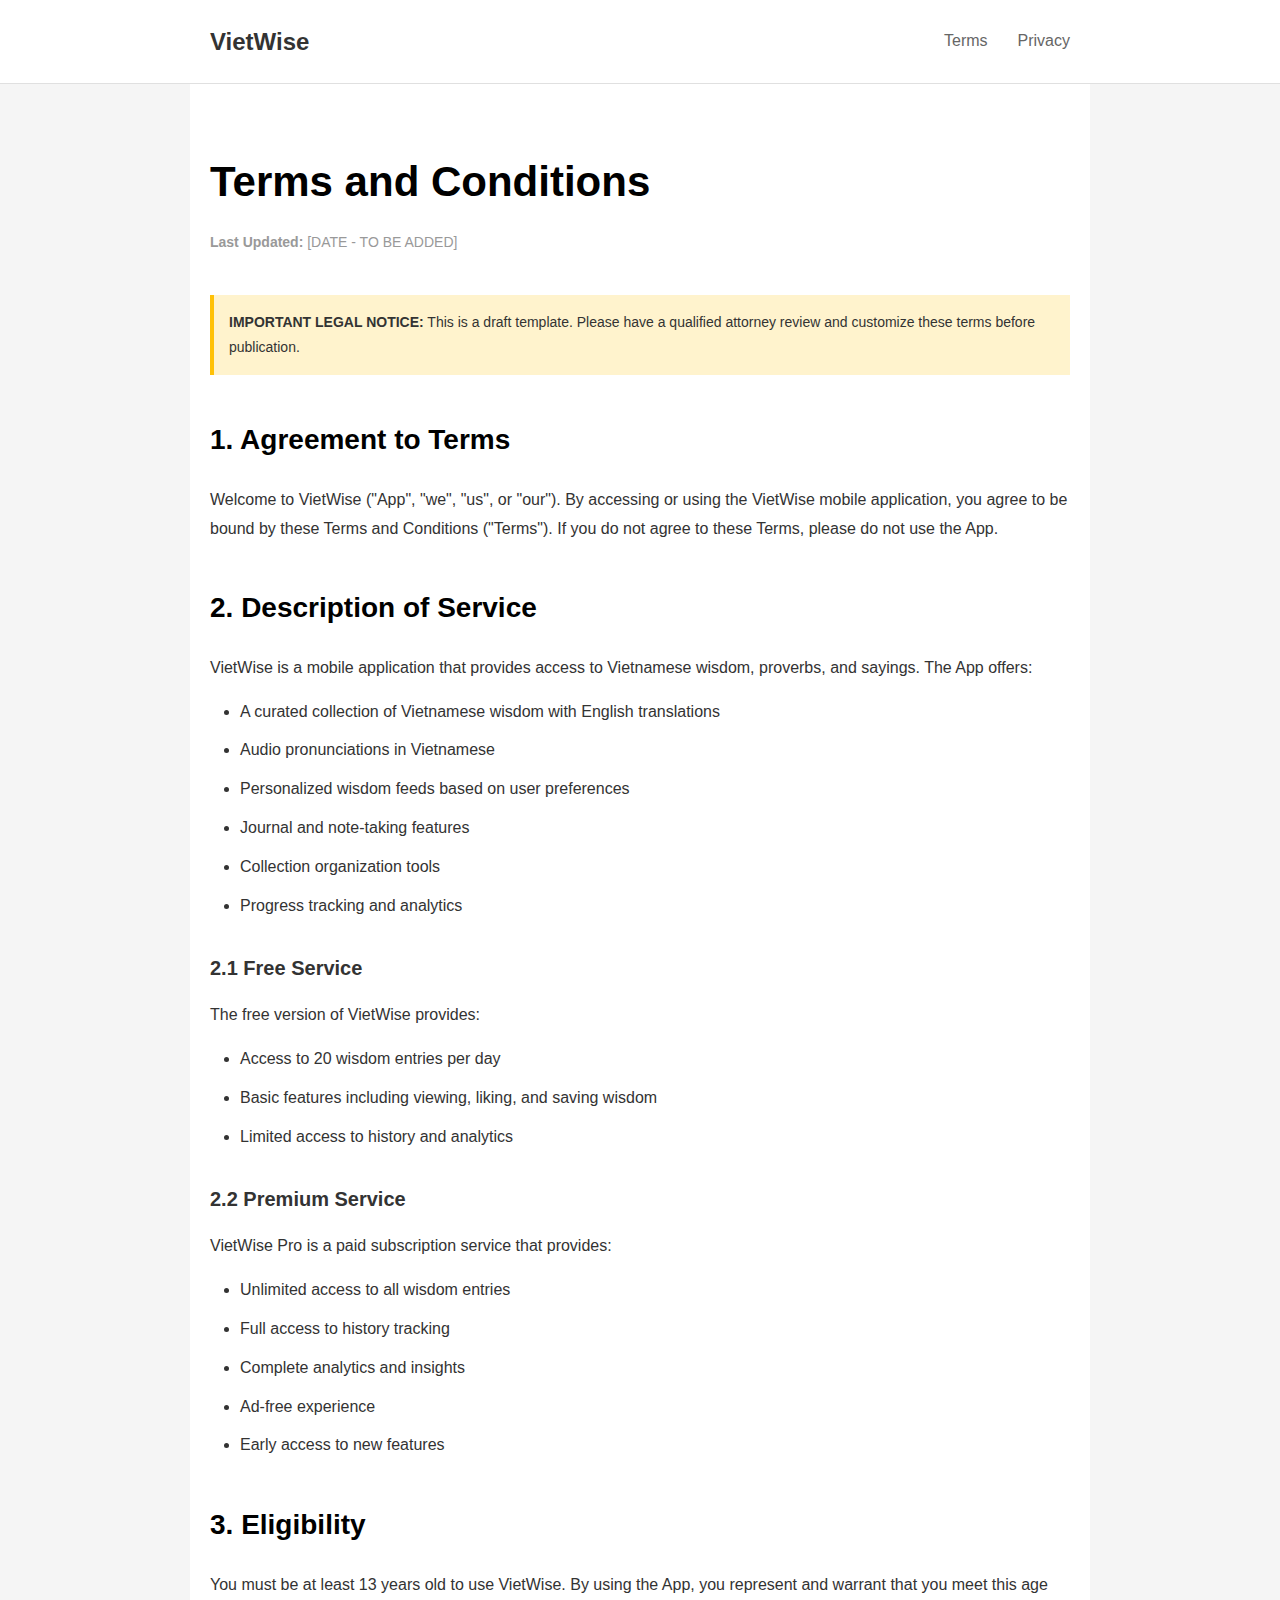
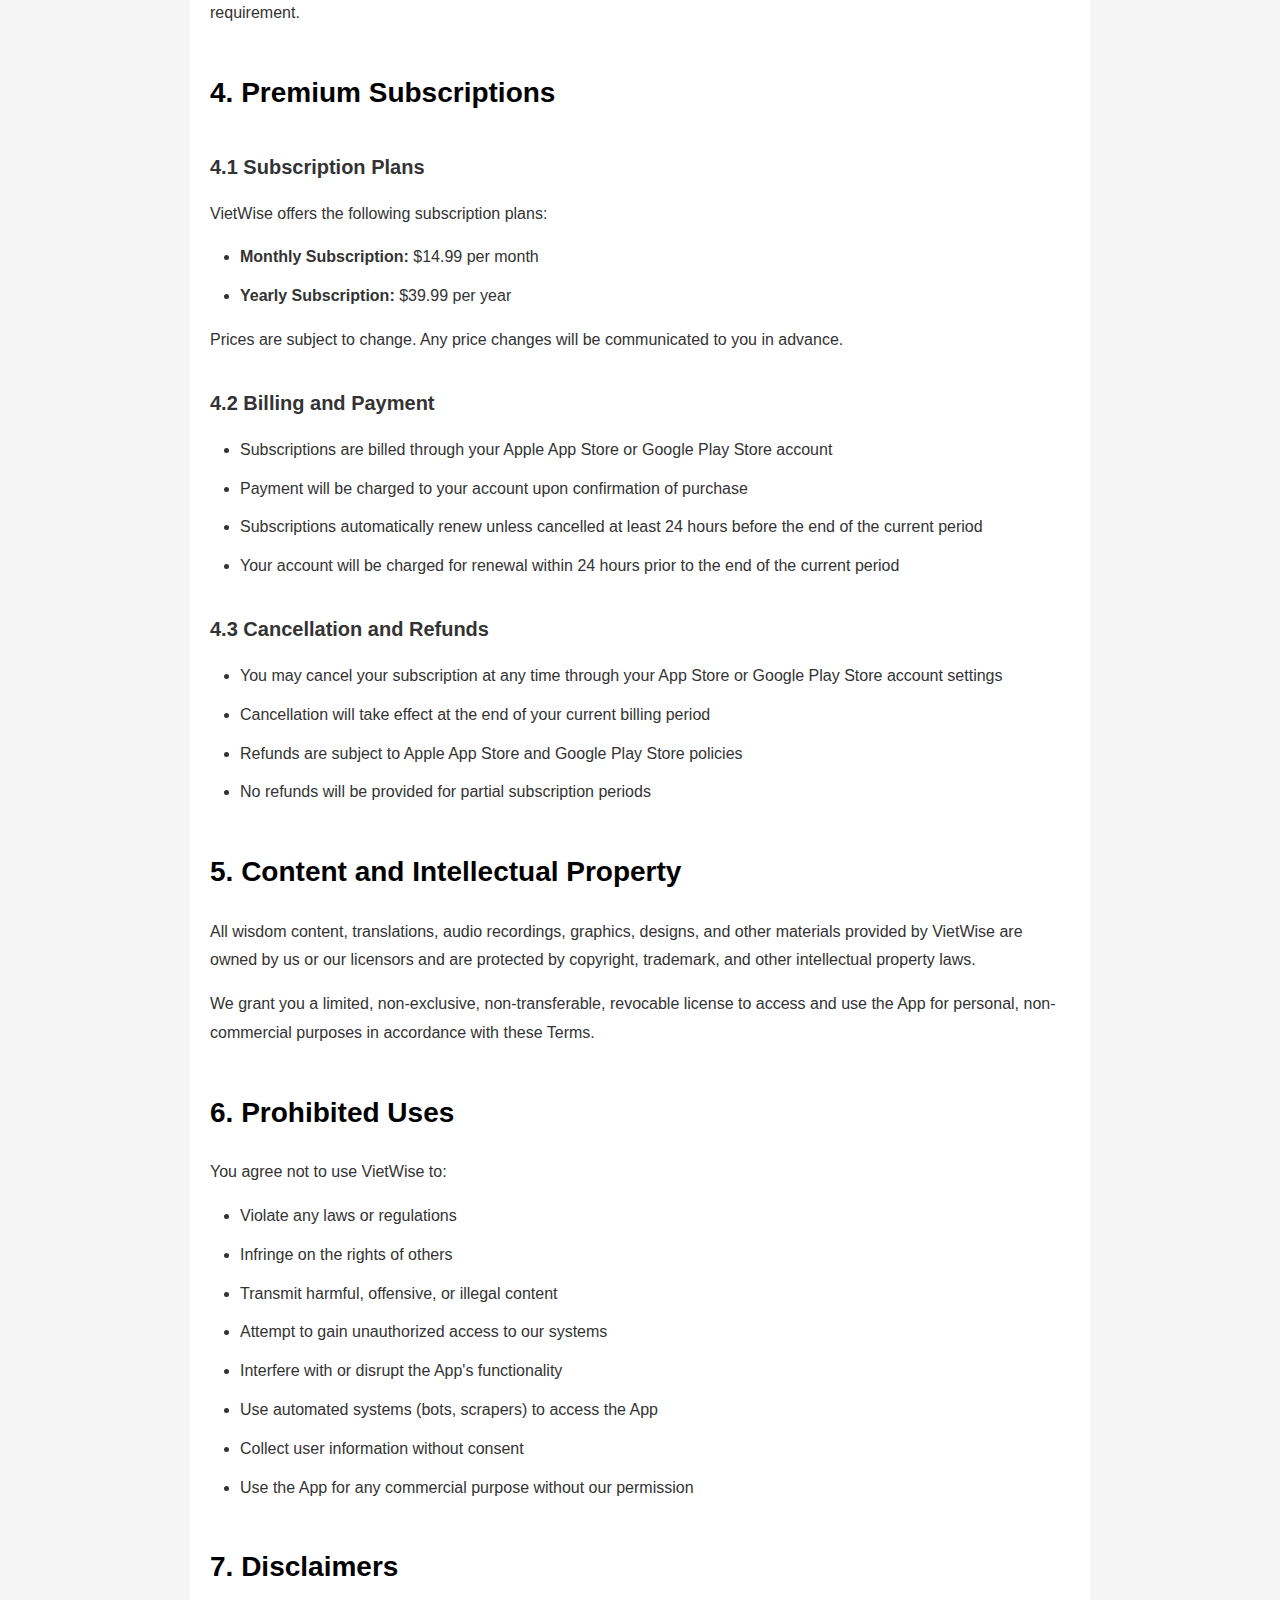
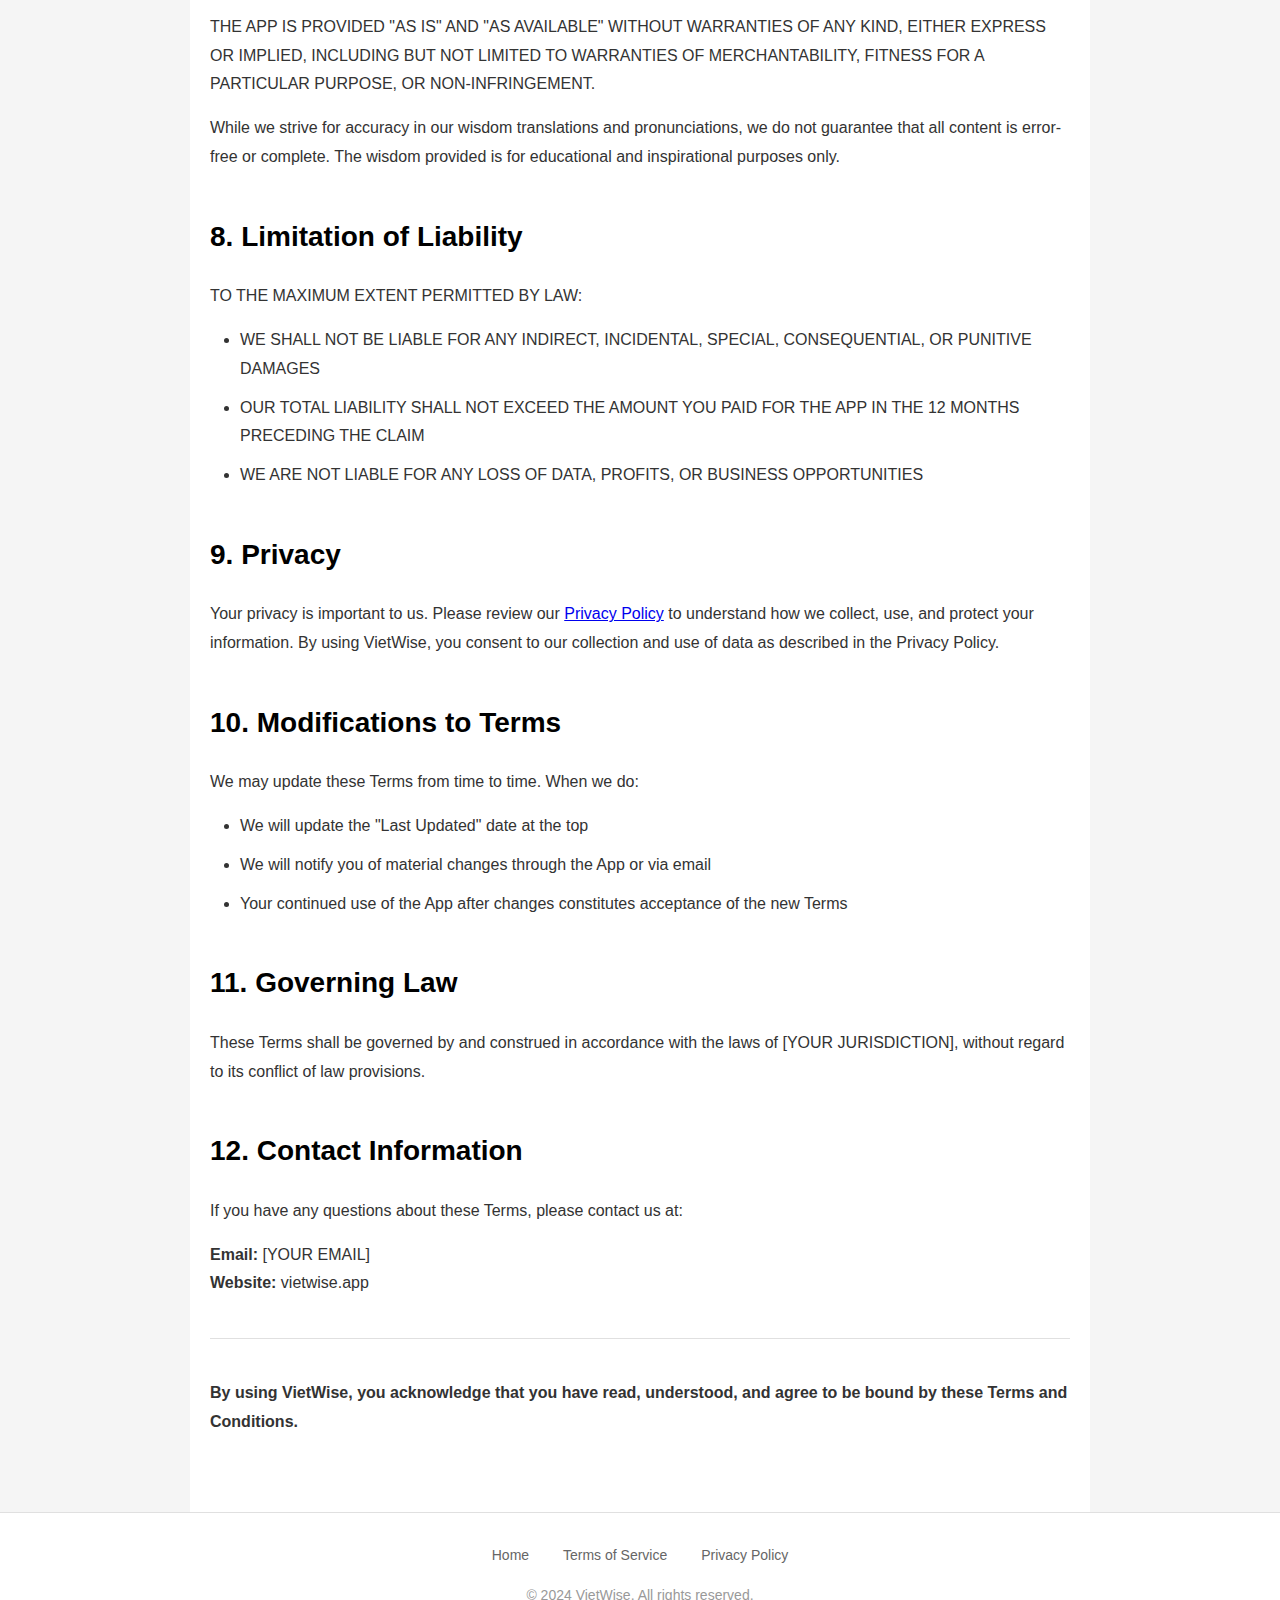
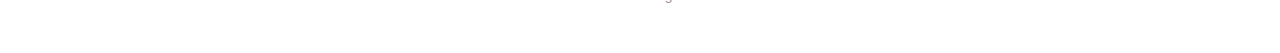
<file: terms.html>
<!DOCTYPE html>
<html lang="en">
<head>
    <meta charset="UTF-8">
    <meta name="viewport" content="width=device-width, initial-scale=1.0">
    <title>Terms and Conditions - VietWise</title>
    <style>
        * {
            margin: 0;
            padding: 0;
            box-sizing: border-box;
        }

        body {
            font-family: -apple-system, BlinkMacSystemFont, 'Segoe UI', Roboto, sans-serif;
            line-height: 1.8;
            color: #333;
            background-color: #f5f5f5;
        }

        .nav {
            background-color: #fff;
            padding: 20px 0;
            border-bottom: 1px solid #e0e0e0;
            position: sticky;
            top: 0;
            z-index: 100;
        }

        .nav-container {
            max-width: 900px;
            margin: 0 auto;
            padding: 0 20px;
            display: flex;
            justify-content: space-between;
            align-items: center;
        }

        .logo {
            font-size: 24px;
            font-weight: bold;
            color: #333;
            text-decoration: none;
        }

        .nav-links {
            display: flex;
            gap: 30px;
        }

        .nav-links a {
            text-decoration: none;
            color: #666;
            font-size: 16px;
        }

        .nav-links a:hover {
            color: #333;
        }

        .container {
            max-width: 900px;
            margin: 0 auto;
            padding: 60px 20px;
            background-color: #fff;
            min-height: calc(100vh - 200px);
        }

        h1 {
            font-size: 42px;
            margin-bottom: 10px;
            color: #000;
        }

        .last-updated {
            color: #999;
            margin-bottom: 40px;
            font-size: 14px;
        }

        h2 {
            font-size: 28px;
            margin-top: 40px;
            margin-bottom: 20px;
            color: #000;
        }

        h3 {
            font-size: 20px;
            margin-top: 30px;
            margin-bottom: 15px;
            color: #333;
        }

        p {
            margin-bottom: 15px;
            font-size: 16px;
        }

        ul, ol {
            margin: 15px 0 15px 30px;
        }

        li {
            margin-bottom: 10px;
        }

        .footer {
            background-color: #fff;
            padding: 30px 0;
            border-top: 1px solid #e0e0e0;
            text-align: center;
        }

        .footer p {
            color: #999;
            font-size: 14px;
        }

        .footer a {
            color: #666;
            text-decoration: none;
            margin: 0 15px;
        }

        .footer a:hover {
            color: #333;
        }

        .notice {
            background-color: #fff3cd;
            border-left: 4px solid #ffc107;
            padding: 15px;
            margin: 30px 0;
            font-size: 14px;
        }
    </style>
</head>
<body>
    <!-- Navigation -->
    <nav class="nav">
        <div class="nav-container">
            <a href="index.html" class="logo">VietWise</a>
            <div class="nav-links">
                <a href="terms.html">Terms</a>
                <a href="privacy.html">Privacy</a>
            </div>
        </div>
    </nav>

    <!-- Content -->
    <div class="container">
        <h1>Terms and Conditions</h1>
        <p class="last-updated"><strong>Last Updated:</strong> [DATE - TO BE ADDED]</p>

        <div class="notice">
            <strong>IMPORTANT LEGAL NOTICE:</strong> This is a draft template. Please have a qualified attorney review and customize these terms before publication.
        </div>

        <h2>1. Agreement to Terms</h2>
        <p>Welcome to VietWise ("App", "we", "us", or "our"). By accessing or using the VietWise mobile application, you agree to be bound by these Terms and Conditions ("Terms"). If you do not agree to these Terms, please do not use the App.</p>

        <h2>2. Description of Service</h2>
        <p>VietWise is a mobile application that provides access to Vietnamese wisdom, proverbs, and sayings. The App offers:</p>
        <ul>
            <li>A curated collection of Vietnamese wisdom with English translations</li>
            <li>Audio pronunciations in Vietnamese</li>
            <li>Personalized wisdom feeds based on user preferences</li>
            <li>Journal and note-taking features</li>
            <li>Collection organization tools</li>
            <li>Progress tracking and analytics</li>
        </ul>

        <h3>2.1 Free Service</h3>
        <p>The free version of VietWise provides:</p>
        <ul>
            <li>Access to 20 wisdom entries per day</li>
            <li>Basic features including viewing, liking, and saving wisdom</li>
            <li>Limited access to history and analytics</li>
        </ul>

        <h3>2.2 Premium Service</h3>
        <p>VietWise Pro is a paid subscription service that provides:</p>
        <ul>
            <li>Unlimited access to all wisdom entries</li>
            <li>Full access to history tracking</li>
            <li>Complete analytics and insights</li>
            <li>Ad-free experience</li>
            <li>Early access to new features</li>
        </ul>

        <h2>3. Eligibility</h2>
        <p>You must be at least 13 years old to use VietWise. By using the App, you represent and warrant that you meet this age requirement.</p>

        <h2>4. Premium Subscriptions</h2>

        <h3>4.1 Subscription Plans</h3>
        <p>VietWise offers the following subscription plans:</p>
        <ul>
            <li><strong>Monthly Subscription:</strong> $14.99 per month</li>
            <li><strong>Yearly Subscription:</strong> $39.99 per year</li>
        </ul>
        <p>Prices are subject to change. Any price changes will be communicated to you in advance.</p>

        <h3>4.2 Billing and Payment</h3>
        <ul>
            <li>Subscriptions are billed through your Apple App Store or Google Play Store account</li>
            <li>Payment will be charged to your account upon confirmation of purchase</li>
            <li>Subscriptions automatically renew unless cancelled at least 24 hours before the end of the current period</li>
            <li>Your account will be charged for renewal within 24 hours prior to the end of the current period</li>
        </ul>

        <h3>4.3 Cancellation and Refunds</h3>
        <ul>
            <li>You may cancel your subscription at any time through your App Store or Google Play Store account settings</li>
            <li>Cancellation will take effect at the end of your current billing period</li>
            <li>Refunds are subject to Apple App Store and Google Play Store policies</li>
            <li>No refunds will be provided for partial subscription periods</li>
        </ul>

        <h2>5. Content and Intellectual Property</h2>
        <p>All wisdom content, translations, audio recordings, graphics, designs, and other materials provided by VietWise are owned by us or our licensors and are protected by copyright, trademark, and other intellectual property laws.</p>
        <p>We grant you a limited, non-exclusive, non-transferable, revocable license to access and use the App for personal, non-commercial purposes in accordance with these Terms.</p>

        <h2>6. Prohibited Uses</h2>
        <p>You agree not to use VietWise to:</p>
        <ul>
            <li>Violate any laws or regulations</li>
            <li>Infringe on the rights of others</li>
            <li>Transmit harmful, offensive, or illegal content</li>
            <li>Attempt to gain unauthorized access to our systems</li>
            <li>Interfere with or disrupt the App's functionality</li>
            <li>Use automated systems (bots, scrapers) to access the App</li>
            <li>Collect user information without consent</li>
            <li>Use the App for any commercial purpose without our permission</li>
        </ul>

        <h2>7. Disclaimers</h2>
        <p>THE APP IS PROVIDED "AS IS" AND "AS AVAILABLE" WITHOUT WARRANTIES OF ANY KIND, EITHER EXPRESS OR IMPLIED, INCLUDING BUT NOT LIMITED TO WARRANTIES OF MERCHANTABILITY, FITNESS FOR A PARTICULAR PURPOSE, OR NON-INFRINGEMENT.</p>
        <p>While we strive for accuracy in our wisdom translations and pronunciations, we do not guarantee that all content is error-free or complete. The wisdom provided is for educational and inspirational purposes only.</p>

        <h2>8. Limitation of Liability</h2>
        <p>TO THE MAXIMUM EXTENT PERMITTED BY LAW:</p>
        <ul>
            <li>WE SHALL NOT BE LIABLE FOR ANY INDIRECT, INCIDENTAL, SPECIAL, CONSEQUENTIAL, OR PUNITIVE DAMAGES</li>
            <li>OUR TOTAL LIABILITY SHALL NOT EXCEED THE AMOUNT YOU PAID FOR THE APP IN THE 12 MONTHS PRECEDING THE CLAIM</li>
            <li>WE ARE NOT LIABLE FOR ANY LOSS OF DATA, PROFITS, OR BUSINESS OPPORTUNITIES</li>
        </ul>

        <h2>9. Privacy</h2>
        <p>Your privacy is important to us. Please review our <a href="privacy.html">Privacy Policy</a> to understand how we collect, use, and protect your information. By using VietWise, you consent to our collection and use of data as described in the Privacy Policy.</p>

        <h2>10. Modifications to Terms</h2>
        <p>We may update these Terms from time to time. When we do:</p>
        <ul>
            <li>We will update the "Last Updated" date at the top</li>
            <li>We will notify you of material changes through the App or via email</li>
            <li>Your continued use of the App after changes constitutes acceptance of the new Terms</li>
        </ul>

        <h2>11. Governing Law</h2>
        <p>These Terms shall be governed by and construed in accordance with the laws of [YOUR JURISDICTION], without regard to its conflict of law provisions.</p>

        <h2>12. Contact Information</h2>
        <p>If you have any questions about these Terms, please contact us at:</p>
        <p><strong>Email:</strong> [YOUR EMAIL]<br>
        <strong>Website:</strong> vietwise.app</p>

        <hr style="margin: 40px 0; border: none; border-top: 1px solid #e0e0e0;">

        <p><strong>By using VietWise, you acknowledge that you have read, understood, and agree to be bound by these Terms and Conditions.</strong></p>
    </div>

    <!-- Footer -->
    <footer class="footer">
        <p>
            <a href="index.html">Home</a>
            <a href="terms.html">Terms of Service</a>
            <a href="privacy.html">Privacy Policy</a>
        </p>
        <p>© 2024 VietWise. All rights reserved.</p>
    </footer>
</body>
</html>
</file>
<file: styles.css>
/* Reset and Base Styles */
* {
    margin: 0;
    padding: 0;
    box-sizing: border-box;
}

body {
    font-family: -apple-system, BlinkMacSystemFont, 'Segoe UI', Roboto, Oxygen, Ubuntu, Cantarell, sans-serif;
    line-height: 1.6;
    color: #1a1a1a;
    background-color: #fafafa;
    -webkit-font-smoothing: antialiased;
    -moz-osx-font-smoothing: grayscale;
}

.container {
    max-width: 1200px;
    margin: 0 auto;
    padding: 0 20px;
}

/* Navigation */
.nav {
    background-color: #f5f5f5;
    padding: 20px 0;
    border-bottom: 1px solid rgba(0, 0, 0, 0.06);
    position: sticky;
    top: 0;
    z-index: 100;
}

.nav-container {
    max-width: 1200px;
    margin: 0 auto;
    padding: 0 20px;
    display: flex;
    justify-content: space-between;
    align-items: center;
}

/* Logo - prevent default link styling */
a.logo,
a.logo:link,
a.logo:visited,
a.logo:active {
    font-size: 24px;
    font-weight: 700;
    color: #000 !important;
    letter-spacing: -0.5px;
    text-decoration: none !important;
    -webkit-tap-highlight-color: transparent;
}

a.logo:hover {
    color: #000 !important;
    text-decoration: none !important;
}

/* Nav Link - prevent default link styling */
a.nav-link,
a.nav-link:link,
a.nav-link:visited,
a.nav-link:active {
    text-decoration: none !important;
    color: #666 !important;
    font-size: 16px;
    transition: color 0.3s;
    -webkit-tap-highlight-color: transparent;
}

a.nav-link:hover {
    color: #000 !important;
    text-decoration: none !important;
}

.nav-right {
    display: flex;
    gap: 30px;
}

.nav-links {
    display: flex;
    gap: 30px;
}

.nav-links a {
    text-decoration: none;
    color: #666;
    font-size: 16px;
    transition: color 0.3s;
}

.nav-links a:hover {
    color: #333;
}

/* Hero Section */
.hero {
    background-color: #f5f5f5;
    padding: 80px 0;
}

.hero-content {
    display: flex;
    align-items: center;
    justify-content: space-between;
    gap: 60px;
}

.hero-text {
    flex: 1;
    max-width: 550px;
}

.hero-subtitle {
    background-color: #e8f4f8;
    color: #1a1a1a;
    padding: 8px 16px;
    border-radius: 20px;
    display: inline-block;
    font-size: 14px;
    font-weight: 500;
    margin-bottom: 20px;
    letter-spacing: 0.3px;
}

.hero-title {
    font-size: 72px;
    font-weight: 700;
    line-height: 1.1;
    margin-bottom: 20px;
    color: #000;
    letter-spacing: -1.5px;
}

.highlight {
    color: #7CB8D9;
}

.hero-description {
    font-size: 18px;
    color: #666;
    margin-bottom: 0;
    line-height: 1.7;
    font-weight: 400;
}

.hero-buttons {
    display: flex;
    gap: 20px;
}

.btn {
    padding: 16px 40px;
    border-radius: 12px;
    text-decoration: none;
    font-size: 16px;
    font-weight: 600;
    transition: all 0.2s ease;
    display: inline-block;
    cursor: pointer;
}

.btn-primary {
    background-color: #000;
    color: #fff;
    box-shadow: 0 4px 12px rgba(0, 0, 0, 0.15);
}

.btn-primary:hover {
    background-color: #1a1a1a;
    box-shadow: 0 6px 16px rgba(0, 0, 0, 0.2);
    transform: translateY(-2px);
}

.btn-secondary {
    background-color: transparent;
    color: #000;
    border: 2px solid rgba(0, 0, 0, 0.1);
}

.btn-secondary:hover {
    border-color: #000;
    background-color: rgba(0, 0, 0, 0.02);
}

/* Hero Download Box - QR + Store Badges */
.hero-download-box {
    display: flex;
    flex-direction: row !important;
    align-items: center;
    gap: 16px;
    background-color: #e8e6e1;
    padding: 20px;
    border-radius: 16px;
    flex-shrink: 0;
}

.qr-code-container {
    background-color: #fff;
    padding: 12px;
    border-radius: 12px;
    display: flex;
    align-items: center;
    justify-content: center;
}

.qr-code-img {
    width: 100px;
    height: 100px;
    display: block;
}

.store-badges {
    display: flex;
    flex-direction: column;
    gap: 10px;
}

.store-badge {
    display: flex;
    align-items: center;
    gap: 10px;
    background-color: #f5f5f5;
    color: #333;
    padding: 10px 16px;
    border-radius: 10px;
    text-decoration: none;
    transition: all 0.2s ease;
    min-width: 160px;
}

.store-badge:hover {
    background-color: #eaeaea;
    transform: translateY(-1px);
}

.store-badge svg {
    width: 24px;
    height: 24px;
    flex-shrink: 0;
    color: #333;
}

.store-badge-text {
    display: flex;
    flex-direction: column;
    line-height: 1.2;
}

.store-badge-label {
    font-size: 9px;
    text-transform: uppercase;
    letter-spacing: 0.3px;
    color: #666;
    font-weight: 500;
}

.store-badge-name {
    font-size: 16px;
    font-weight: 600;
    color: #000;
}

.store-badge-soon {
    font-size: 9px;
    color: #999;
    font-weight: 500;
}

.google-play-badge {
    opacity: 0.6;
    cursor: default;
}

.google-play-badge:hover {
    background-color: #f5f5f5;
    transform: none;
}

/* Features Section */
.features {
    padding: 100px 0;
    background-color: #fff;
}

.section-title {
    font-size: 40px;
    font-weight: 700;
    text-align: center;
    margin-bottom: 16px;
    color: #000;
    letter-spacing: -1px;
}

.section-subtitle {
    font-size: 18px;
    color: #666;
    text-align: center;
    margin-bottom: 60px;
    font-weight: 400;
}

.features-grid {
    display: grid;
    grid-template-columns: repeat(3, 1fr);
    gap: 40px;
}

.feature-card {
    background-color: #f5f5f5;
    padding: 32px;
    border-radius: 16px;
    border: 1px solid transparent;
    transition: all 0.3s ease;
}

.feature-card:hover {
    box-shadow: 0 8px 24px rgba(0, 0, 0, 0.08);
    transform: translateY(-4px);
}

.feature-icon {
    width: 64px;
    height: 64px;
    background-color: #d4ebf2;
    border-radius: 16px;
    display: flex;
    align-items: center;
    justify-content: center;
    margin-bottom: 20px;
    color: #000;
}

.feature-icon svg {
    width: 28px;
    height: 28px;
}

.feature-card h3 {
    font-size: 20px;
    font-weight: 600;
    margin-bottom: 12px;
    color: #000;
    letter-spacing: -0.3px;
}

.feature-card p {
    font-size: 15px;
    color: #666;
    line-height: 1.6;
    font-weight: 400;
}

/* Download Section */
.download {
    padding: 100px 0;
    background-color: #f5f5f5;
    text-align: center;
}

.download-qr-box {
    display: flex;
    align-items: center;
    justify-content: center;
    gap: 24px;
    margin: 40px auto 20px;
    background-color: #e8e6e1;
    padding: 20px;
    border-radius: 16px;
    width: fit-content;
}

.download-note {
    color: #999;
    font-size: 14px;
    font-weight: 400;
}

/* Pricing Section */
.pricing {
    padding: 100px 0;
    background-color: #fff;
}

.pricing-grid {
    display: grid;
    grid-template-columns: repeat(2, 1fr);
    gap: 40px;
    max-width: 1000px;
    margin: 0 auto;
}

.pricing-card {
    background-color: #f5f5f5;
    padding: 40px 36px;
    border-radius: 24px;
    position: relative;
    transition: all 0.3s ease;
}

.pricing-card:hover {
    transform: translateY(-4px);
    box-shadow: 0 12px 32px rgba(0, 0, 0, 0.1);
}

.pricing-card-featured {
    background-color: #d4ebf2;
}

.pricing-badge {
    position: absolute;
    top: 24px;
    right: 24px;
    background-color: #000;
    color: #fff;
    padding: 8px 16px;
    border-radius: 20px;
    font-size: 12px;
    font-weight: 600;
    letter-spacing: 0.3px;
}

.pricing-header {
    margin-bottom: 32px;
}

.pricing-card h3 {
    font-size: 32px;
    margin-bottom: 16px;
    color: #000;
    font-weight: 700;
    letter-spacing: -0.5px;
}

.pricing-price {
    margin-bottom: 12px;
    display: flex;
    align-items: baseline;
    gap: 4px;
}

.price-amount {
    font-size: 48px;
    font-weight: 700;
    color: #000;
    letter-spacing: -1px;
}

.price-period {
    font-size: 18px;
    color: #666;
    font-weight: 400;
}

.pricing-description {
    color: #666;
    font-size: 15px;
    font-weight: 400;
}

.pricing-features {
    display: flex;
    flex-direction: column;
    gap: 14px;
    margin-bottom: 32px;
}

.pricing-feature {
    display: flex;
    align-items: flex-start;
    gap: 12px;
    color: #333;
    font-size: 15px;
}

.pricing-feature svg {
    flex-shrink: 0;
    margin-top: 2px;
    color: #000;
}

.pricing-feature-highlight {
    color: #000;
}

.pricing-btn {
    display: block;
    width: 100%;
    padding: 16px 32px;
    border-radius: 12px;
    text-decoration: none;
    font-size: 16px;
    font-weight: 600;
    transition: all 0.2s ease;
    text-align: center;
    cursor: pointer;
}

.pricing-btn-primary {
    background-color: #000;
    color: #fff;
    box-shadow: 0 4px 12px rgba(0, 0, 0, 0.15);
}

.pricing-btn-primary:hover {
    background-color: #1a1a1a;
    box-shadow: 0 6px 16px rgba(0, 0, 0, 0.2);
    transform: translateY(-2px);
}

.pricing-btn-secondary {
    background-color: transparent;
    color: #000;
    border: 2px solid rgba(0, 0, 0, 0.2);
}

.pricing-btn-secondary:hover {
    border-color: #000;
    background-color: rgba(0, 0, 0, 0.05);
}

.pricing-note {
    margin-top: 16px;
    color: #666;
    font-size: 13px;
    text-align: center;
    font-weight: 400;
}

.pricing-faq {
    text-align: center;
    margin-top: 48px;
    padding-top: 40px;
    border-top: 1px solid rgba(0, 0, 0, 0.06);
}

.pricing-faq p {
    color: #666;
    font-size: 15px;
}

.pricing-faq a {
    color: #000;
    text-decoration: underline;
    font-weight: 500;
    transition: opacity 0.2s;
}

.pricing-faq a:hover {
    opacity: 0.7;
}

/* Footer */
.footer {
    background-color: #fff;
    padding: 60px 0 40px;
    border-top: 1px solid rgba(0, 0, 0, 0.06);
}

.footer-content {
    display: flex;
    justify-content: space-between;
    align-items: flex-start;
    margin-bottom: 50px;
}

.footer-left h4 {
    font-size: 16px;
    font-weight: 600;
    margin-bottom: 8px;
    color: #000;
    letter-spacing: -0.3px;
}

.footer-left p {
    color: #999;
    font-size: 13px;
    font-weight: 400;
}

.footer-social {
    display: flex;
    gap: 12px;
    margin-top: 16px;
}

.footer-social a {
    display: flex;
    align-items: center;
    justify-content: center;
    width: 36px;
    height: 36px;
    border-radius: 50%;
    background-color: #f5f5f5;
    color: #666;
    transition: all 0.2s ease;
}

.footer-social a:hover {
    background-color: #000;
    color: #fff;
    transform: translateY(-2px);
}

.footer-right {
    display: flex;
    gap: 40px;
}

.footer-right a {
    text-decoration: none;
    color: #999;
    font-size: 13px;
    font-weight: 400;
    transition: color 0.2s ease;
}

.footer-right a:hover {
    color: #000;
}

.footer-bottom {
    text-align: center;
    padding-top: 30px;
    border-top: 1px solid rgba(0, 0, 0, 0.06);
}

.footer-bottom p {
    color: #ccc;
    font-size: 12px;
    font-weight: 400;
}

/* Responsive Design */
@media (max-width: 768px) {
    .hero-content {
        flex-direction: column;
        text-align: center;
        gap: 40px;
    }

    .hero-text {
        max-width: 100%;
    }

    .hero-title {
        font-size: 48px;
    }

    .section-title {
        font-size: 32px;
    }

    .section-subtitle {
        font-size: 16px;
    }

    .features-grid {
        grid-template-columns: 1fr;
    }

    .pricing-grid {
        grid-template-columns: 1fr;
        gap: 24px;
    }

    .pricing-card {
        padding: 32px 24px;
    }

    .pricing-badge {
        top: 16px;
        right: 16px;
        font-size: 11px;
        padding: 6px 12px;
    }

    .pricing-card h3 {
        font-size: 28px;
    }

    .price-amount {
        font-size: 40px;
    }

    .price-period {
        font-size: 16px;
    }

    .pricing-feature {
        font-size: 14px;
    }

    .pricing-btn {
        padding: 14px 24px;
        font-size: 15px;
    }

    .pricing-faq {
        margin-top: 32px;
        padding-top: 32px;
    }

    .pricing-faq p {
        font-size: 14px;
    }

    /* Hero Download Box - Mobile */
    .hero-download-box {
        flex-direction: column;
        padding: 20px;
    }

    .qr-code-img {
        width: 100px;
        height: 100px;
    }

    .store-badges {
        flex-direction: column;
        width: 100%;
    }

    .store-badge {
        justify-content: center;
        width: 100%;
    }

    /* Download Section - Mobile */
    .download-qr-box {
        flex-direction: column;
        gap: 16px;
        padding: 16px;
    }

    .footer-content {
        flex-direction: column;
        gap: 30px;
        text-align: center;
        align-items: center;
    }

    .footer-social {
        justify-content: center;
    }

    .footer-right {
        flex-direction: column;
        gap: 15px;
        align-items: center;
    }

    .nav-container {
        flex-direction: column;
        gap: 20px;
    }

    /* Hide pricing link in nav on mobile - it's in footer */
    a.nav-link,
    a.nav-link:link,
    a.nav-link:visited,
    a.nav-link:active,
    a.nav-link:hover {
        display: none !important;
    }

}

/* Tablet breakpoint */
@media (min-width: 769px) and (max-width: 1024px) {
    .hero-title {
        font-size: 60px;
    }
}

/* Pricing Page Specific Styles */

/* Pricing Hero */
.pricing-hero {
    background-color: #f5f5f5;
    padding: 80px 0 60px;
    text-align: center;
}

.pricing-hero-title {
    font-size: 56px;
    font-weight: 700;
    margin-bottom: 16px;
    color: #000;
    letter-spacing: -1.2px;
}

.pricing-hero-subtitle {
    font-size: 20px;
    color: #666;
    margin-bottom: 48px;
}

/* Compact Pricing Cards */
.pricing-cards-row {
    display: grid;
    grid-template-columns: repeat(2, 1fr);
    gap: 24px;
    max-width: 700px;
    margin: 0 auto;
}

.pricing-card-compact {
    background-color: #fff;
    padding: 32px 28px;
    border-radius: 20px;
    position: relative;
    border: 2px solid rgba(0, 0, 0, 0.06);
    transition: all 0.3s ease;
}

.pricing-card-compact:hover {
    transform: translateY(-4px);
    box-shadow: 0 12px 32px rgba(0, 0, 0, 0.1);
}

.pricing-card-compact-featured {
    background-color: #d4ebf2;
    border-color: rgba(0, 0, 0, 0.1);
}

.pricing-badge-compact {
    position: absolute;
    top: 16px;
    right: 16px;
    background-color: #000;
    color: #fff;
    padding: 6px 12px;
    border-radius: 16px;
    font-size: 11px;
    font-weight: 600;
    letter-spacing: 0.3px;
}

.pricing-card-compact h3 {
    font-size: 24px;
    margin-bottom: 12px;
    color: #000;
    font-weight: 700;
}

.pricing-price-compact {
    margin-bottom: 12px;
    display: flex;
    align-items: baseline;
    gap: 4px;
    justify-content: center;
}

.price-amount-compact {
    font-size: 40px;
    font-weight: 700;
    color: #000;
    letter-spacing: -1px;
}

.price-period-compact {
    font-size: 16px;
    color: #666;
}

.pricing-description-compact {
    color: #666;
    font-size: 14px;
    margin-bottom: 8px;
}

.pricing-note-compact {
    color: #666;
    font-size: 12px;
    margin-top: 8px;
}

/* Comparison Section */
.comparison-section {
    padding: 80px 0;
    background-color: #fff;
}

.comparison-title {
    font-size: 40px;
    font-weight: 700;
    text-align: center;
    margin-bottom: 48px;
    color: #000;
    letter-spacing: -1px;
}

.comparison-table {
    max-width: 1000px;
    margin: 0 auto;
    background-color: #fafafa;
    border-radius: 16px;
    overflow: hidden;
}

.comparison-header {
    display: grid;
    grid-template-columns: 2fr 1fr 1fr;
    gap: 20px;
    padding: 24px 32px;
    background-color: #f5f5f5;
    border-bottom: 2px solid rgba(0, 0, 0, 0.06);
}

.comparison-feature-header {
    font-size: 14px;
    font-weight: 600;
    color: #666;
    text-transform: uppercase;
    letter-spacing: 0.5px;
}

.comparison-plan-header {
    font-size: 18px;
    font-weight: 700;
    color: #000;
    text-align: center;
}

.comparison-plan-header-featured {
    color: #000;
}

.comparison-category {
    padding: 20px 32px;
    background-color: #f5f5f5;
    border-bottom: 1px solid rgba(0, 0, 0, 0.06);
}

.comparison-category h3 {
    font-size: 16px;
    font-weight: 600;
    color: #000;
    margin: 0;
}

.comparison-row {
    display: grid;
    grid-template-columns: 2fr 1fr 1fr;
    gap: 20px;
    padding: 24px 32px;
    background-color: #fff;
    border-bottom: 1px solid rgba(0, 0, 0, 0.06);
    transition: background-color 0.2s;
}

.comparison-row:hover {
    background-color: #fafafa;
}

.comparison-feature-name strong {
    font-size: 16px;
    color: #000;
    font-weight: 600;
    display: block;
    margin-bottom: 4px;
}

.comparison-feature-desc {
    font-size: 14px;
    color: #666;
    margin: 0;
    line-height: 1.5;
}

.comparison-feature-value {
    display: flex;
    align-items: center;
    justify-content: center;
    gap: 8px;
}

.comparison-feature-value-featured {
    background-color: #f0f9fc;
    margin: -24px -20px;
    padding: 24px 20px;
}

.comparison-checkmark {
    color: #000;
    flex-shrink: 0;
}

.comparison-cross {
    color: #ccc;
    flex-shrink: 0;
}

.comparison-limit {
    font-size: 14px;
    color: #666;
    font-weight: 500;
}

.comparison-highlight {
    font-size: 15px;
    color: #000;
    font-weight: 600;
}

.comparison-footnote {
    font-size: 11px;
    color: #999;
    margin-top: 24px;
    max-width: 1000px;
    margin-left: auto;
    margin-right: auto;
    padding-left: 32px;
    text-align: left;
}

/* Pricing FAQ Section */
.pricing-faq-section {
    padding: 80px 0;
    background-color: #f5f5f5;
}

.faq-grid {
    display: grid;
    grid-template-columns: repeat(2, 1fr);
    gap: 32px;
    max-width: 1000px;
    margin: 0 auto 48px;
}

.faq-item {
    background-color: #fff;
    padding: 28px;
    border-radius: 16px;
    border: 1px solid rgba(0, 0, 0, 0.06);
}

.faq-item h3 {
    font-size: 18px;
    font-weight: 600;
    color: #000;
    margin-bottom: 12px;
    letter-spacing: -0.3px;
}

.faq-item p {
    font-size: 15px;
    color: #666;
    line-height: 1.6;
    margin: 0;
}

.faq-footer {
    text-align: center;
    padding-top: 40px;
    border-top: 1px solid rgba(0, 0, 0, 0.06);
    max-width: 1000px;
    margin: 0 auto;
}

.faq-footer p {
    color: #666;
    font-size: 15px;
}

.faq-footer a {
    color: #000;
    text-decoration: underline;
    font-weight: 500;
    transition: opacity 0.2s;
}

.faq-footer a:hover {
    opacity: 0.7;
}

/* Pricing CTA */
.pricing-cta {
    padding: 80px 0;
    background-color: #fff;
    text-align: center;
}

.pricing-cta h2 {
    font-size: 40px;
    font-weight: 700;
    margin-bottom: 16px;
    color: #000;
    letter-spacing: -1px;
}

.pricing-cta p {
    font-size: 18px;
    color: #666;
    margin-bottom: 32px;
}

/* Responsive Pricing Page */
@media (max-width: 768px) {
    .pricing-hero {
        padding: 60px 0 40px;
    }

    .pricing-hero-title {
        font-size: 40px;
    }

    .pricing-hero-subtitle {
        font-size: 18px;
        margin-bottom: 32px;
    }

    .pricing-cards-row {
        grid-template-columns: repeat(2, 1fr);
        gap: 12px;
    }

    .pricing-card-compact {
        padding: 24px 16px;
    }

    .pricing-card-compact h3 {
        font-size: 20px;
        margin-bottom: 8px;
    }

    .price-amount-compact {
        font-size: 32px;
    }

    .price-period-compact {
        font-size: 14px;
    }

    .pricing-description-compact {
        font-size: 13px;
    }

    .pricing-note-compact {
        font-size: 11px;
    }

    .pricing-badge-compact {
        display: none;
    }

    .comparison-section {
        padding: 60px 0;
    }

    .comparison-title {
        font-size: 32px;
        margin-bottom: 32px;
    }

    /* Keep table format on mobile with optimized spacing */
    .comparison-header,
    .comparison-row {
        grid-template-columns: 2fr 1fr 1fr;
        gap: 8px;
        padding: 12px 16px;
    }

    .comparison-header {
        padding: 16px;
        font-size: 14px;
    }

    .comparison-feature-header {
        font-size: 12px;
    }

    .comparison-plan-header {
        font-size: 15px;
        text-align: center;
    }

    .comparison-category {
        padding: 12px 16px;
    }

    .comparison-category h3 {
        font-size: 14px;
    }

    .comparison-feature-name {
        padding-right: 8px;
    }

    .comparison-feature-name strong {
        font-size: 14px;
        display: block;
        margin-bottom: 2px;
    }

    .comparison-feature-desc {
        font-size: 12px;
        line-height: 1.4;
    }

    .comparison-feature-value {
        justify-content: center;
        align-items: center;
    }

    .comparison-feature-value svg {
        width: 20px;
        height: 20px;
    }

    .comparison-limit,
    .comparison-highlight {
        font-size: 13px;
    }

    .comparison-feature-value-featured {
        background-color: #f0f9fc !important;
        margin: 0 -8px !important;
        padding: 12px 8px !important;
    }

    .pricing-faq-section {
        padding: 60px 0;
    }

    .faq-grid {
        grid-template-columns: 1fr;
        gap: 20px;
        margin-bottom: 32px;
    }

    .faq-item {
        padding: 24px;
    }

    .faq-item h3 {
        font-size: 16px;
    }

    .faq-item p {
        font-size: 14px;
    }

    .pricing-cta {
        padding: 60px 0;
    }

    .pricing-cta h2 {
        font-size: 32px;
    }

    .pricing-cta p {
        font-size: 16px;
    }
}
</file>
